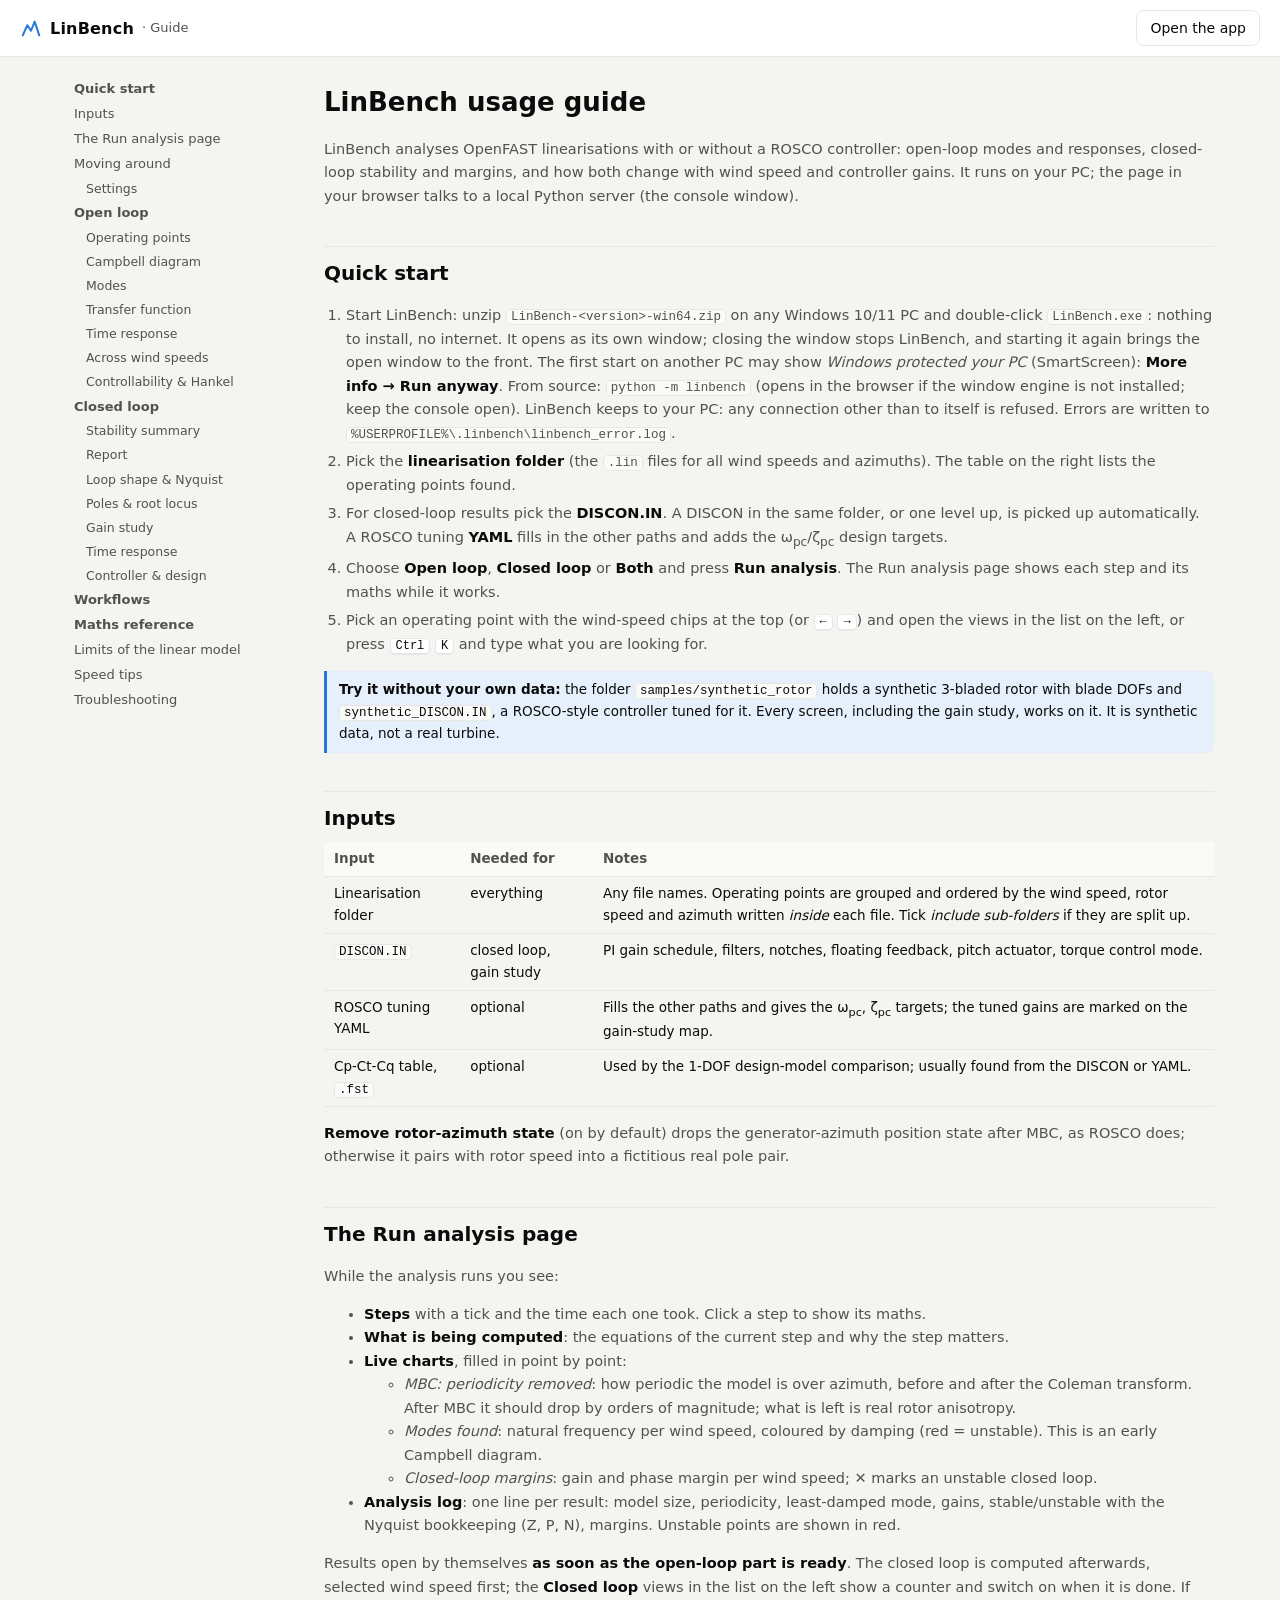
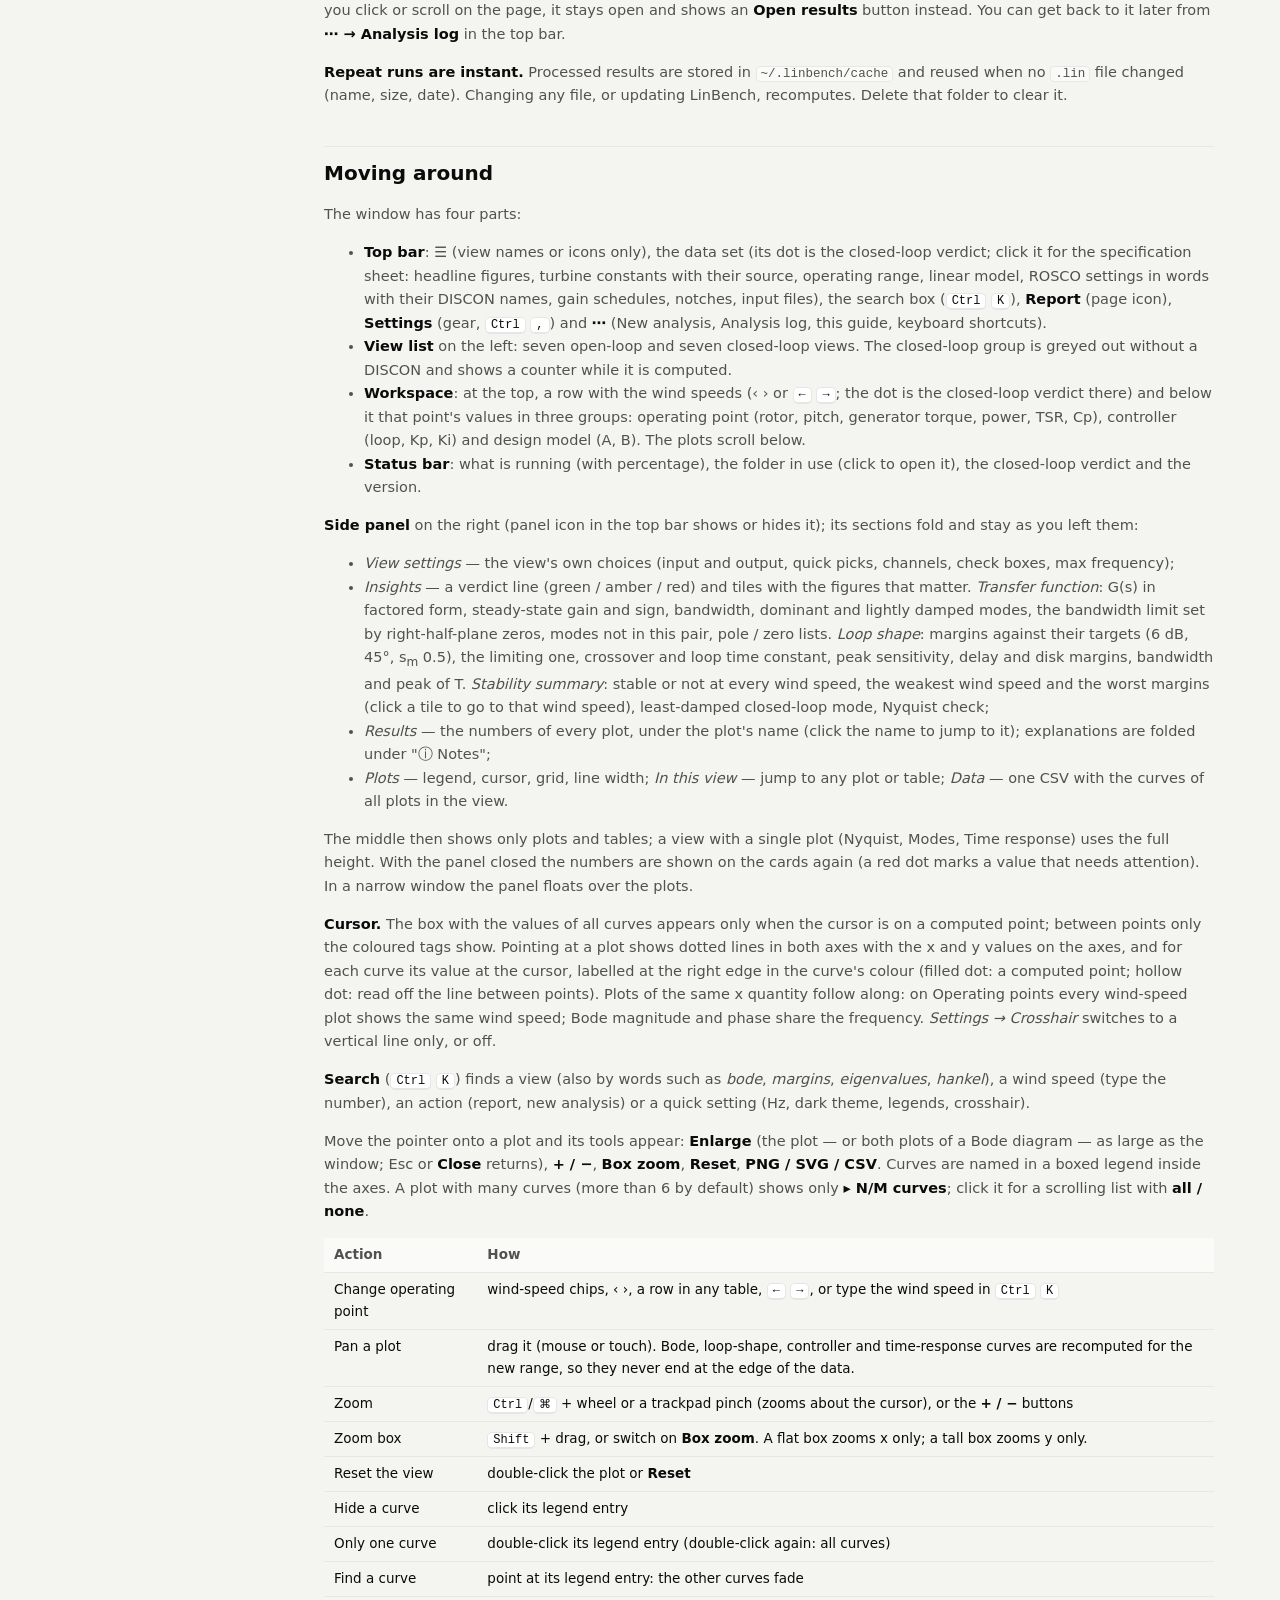
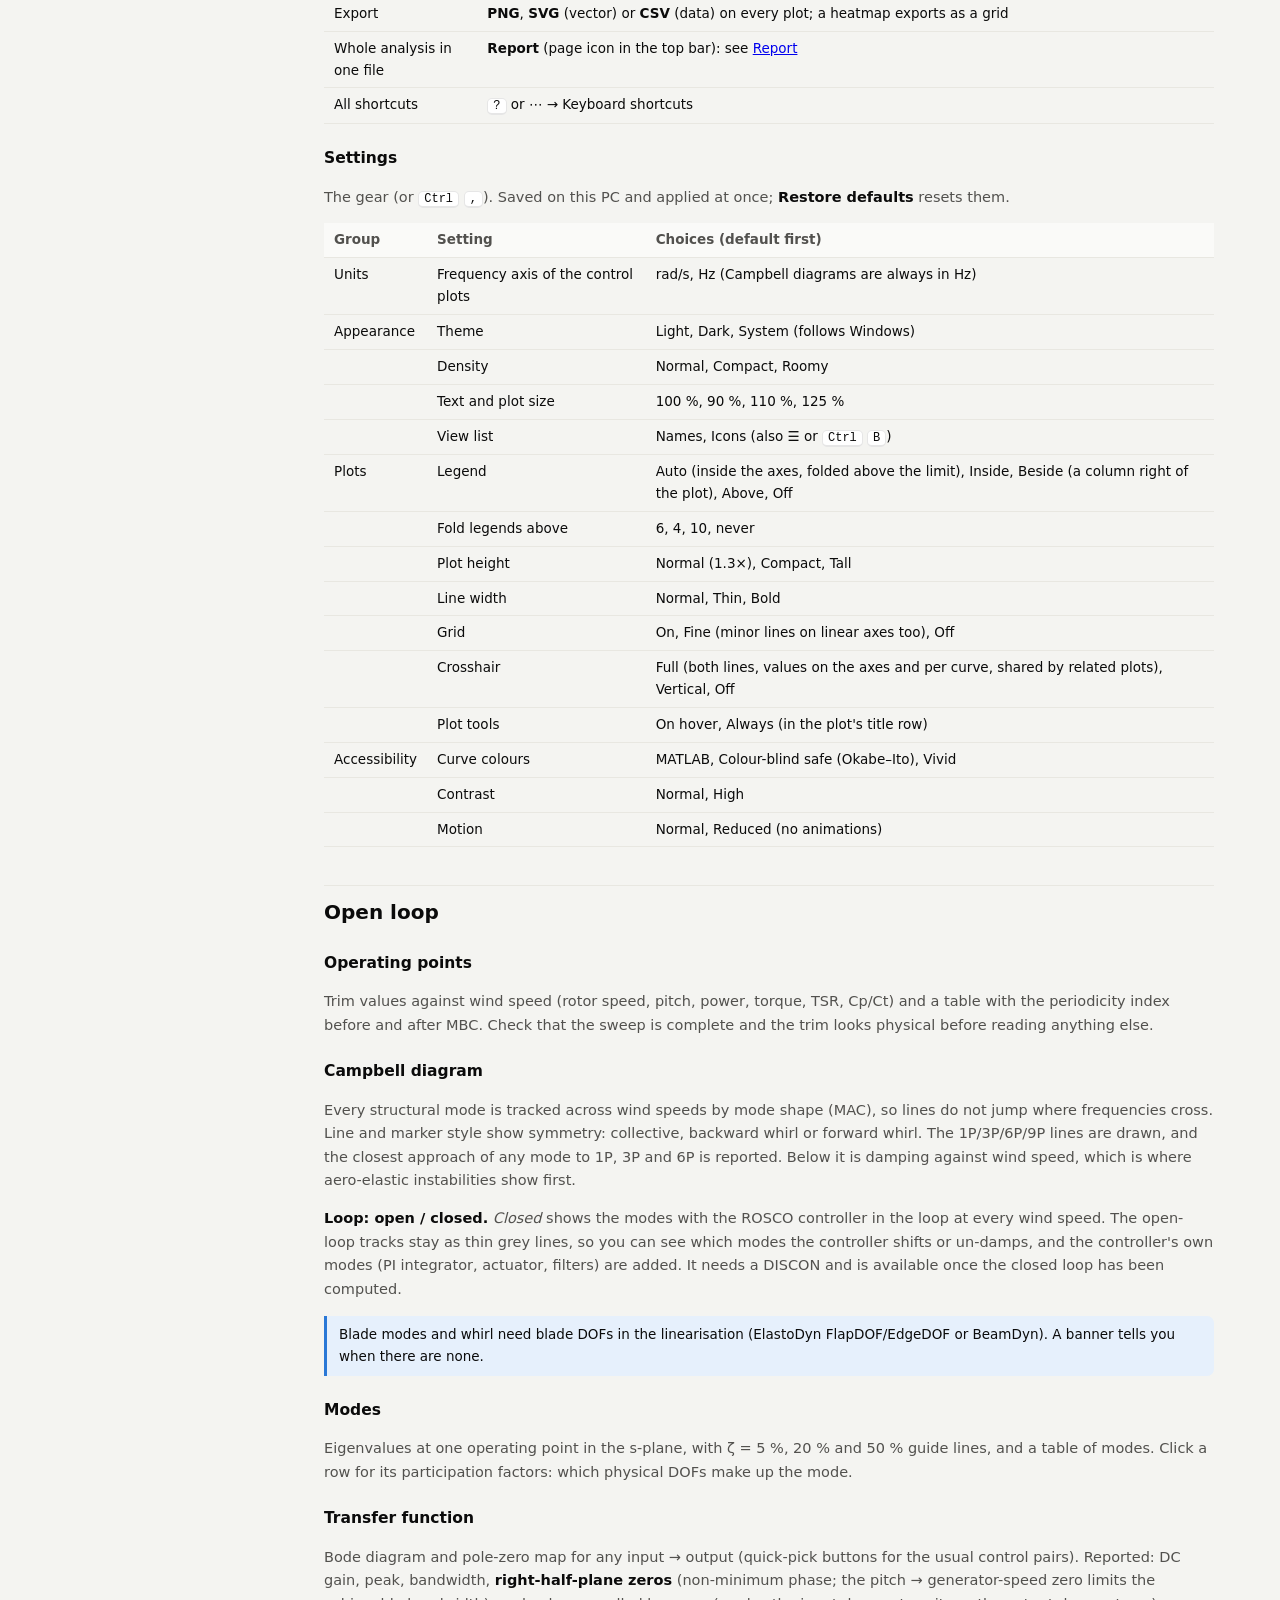
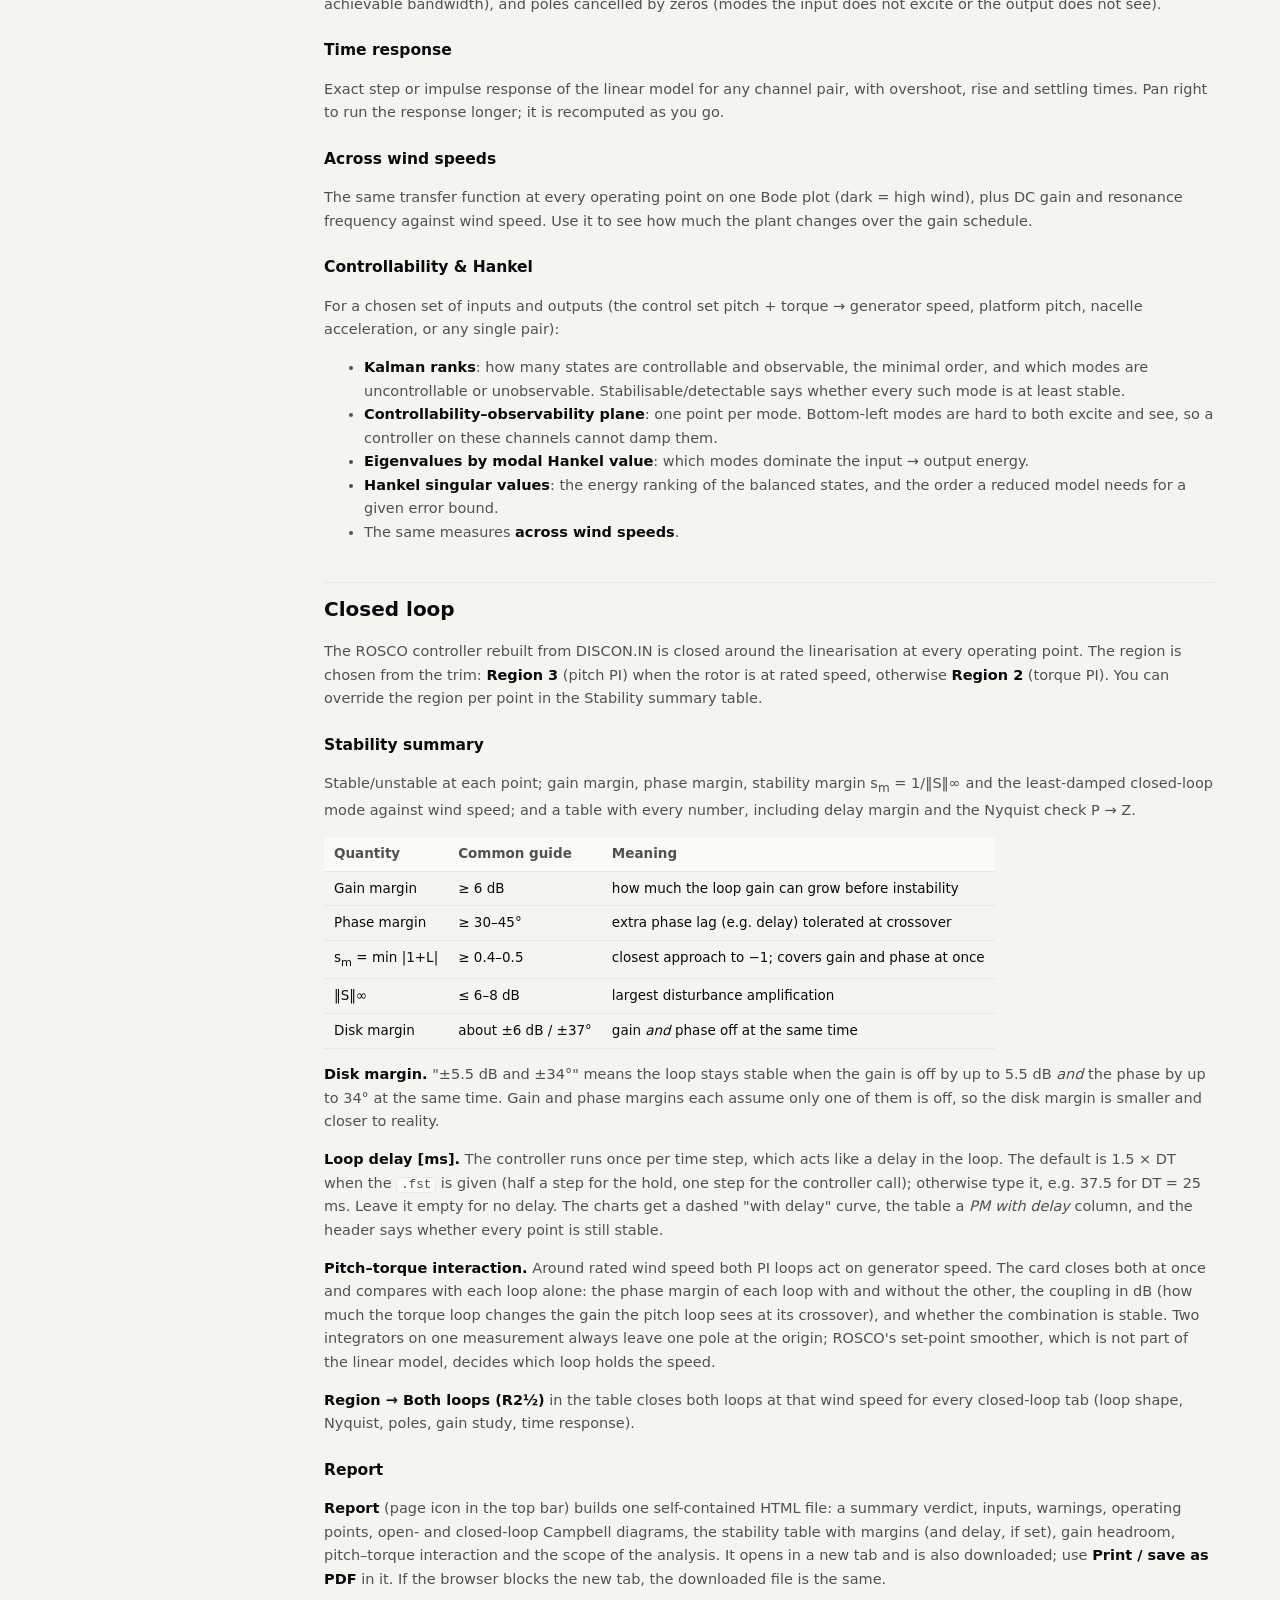
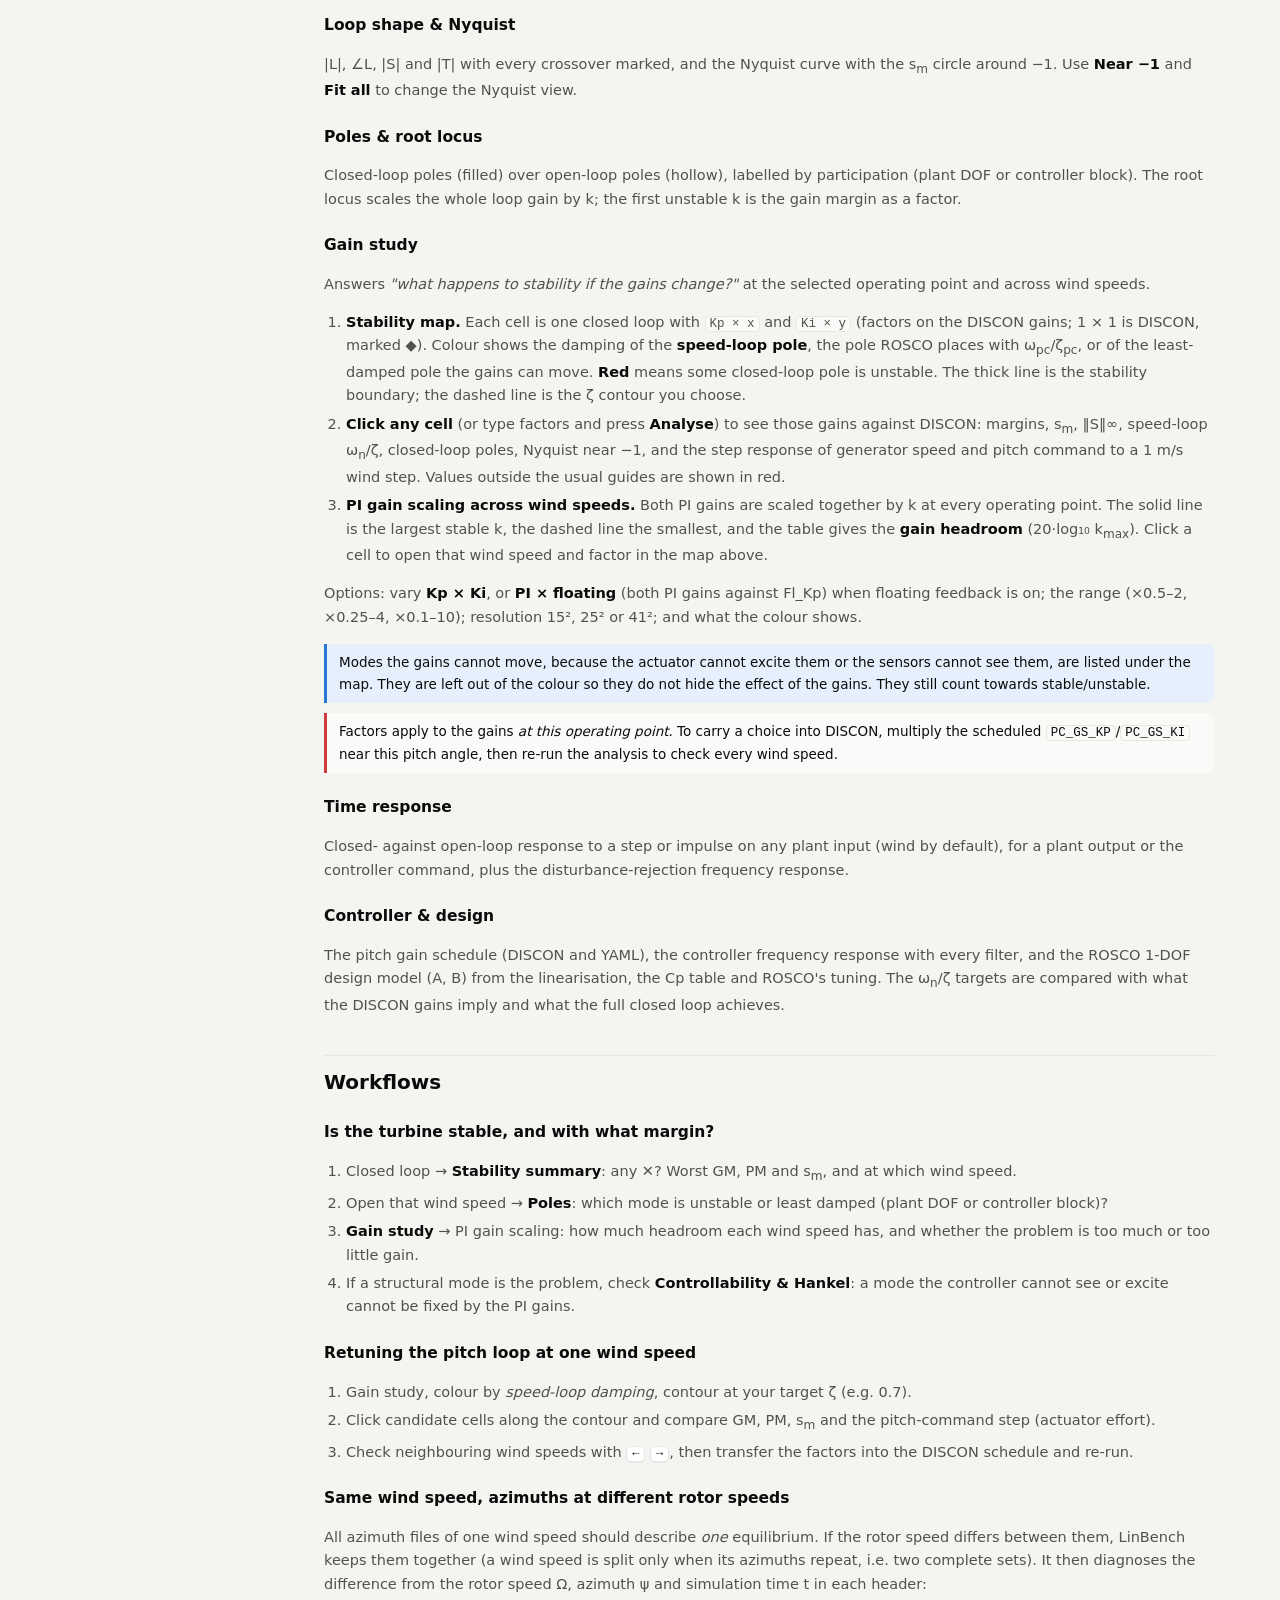
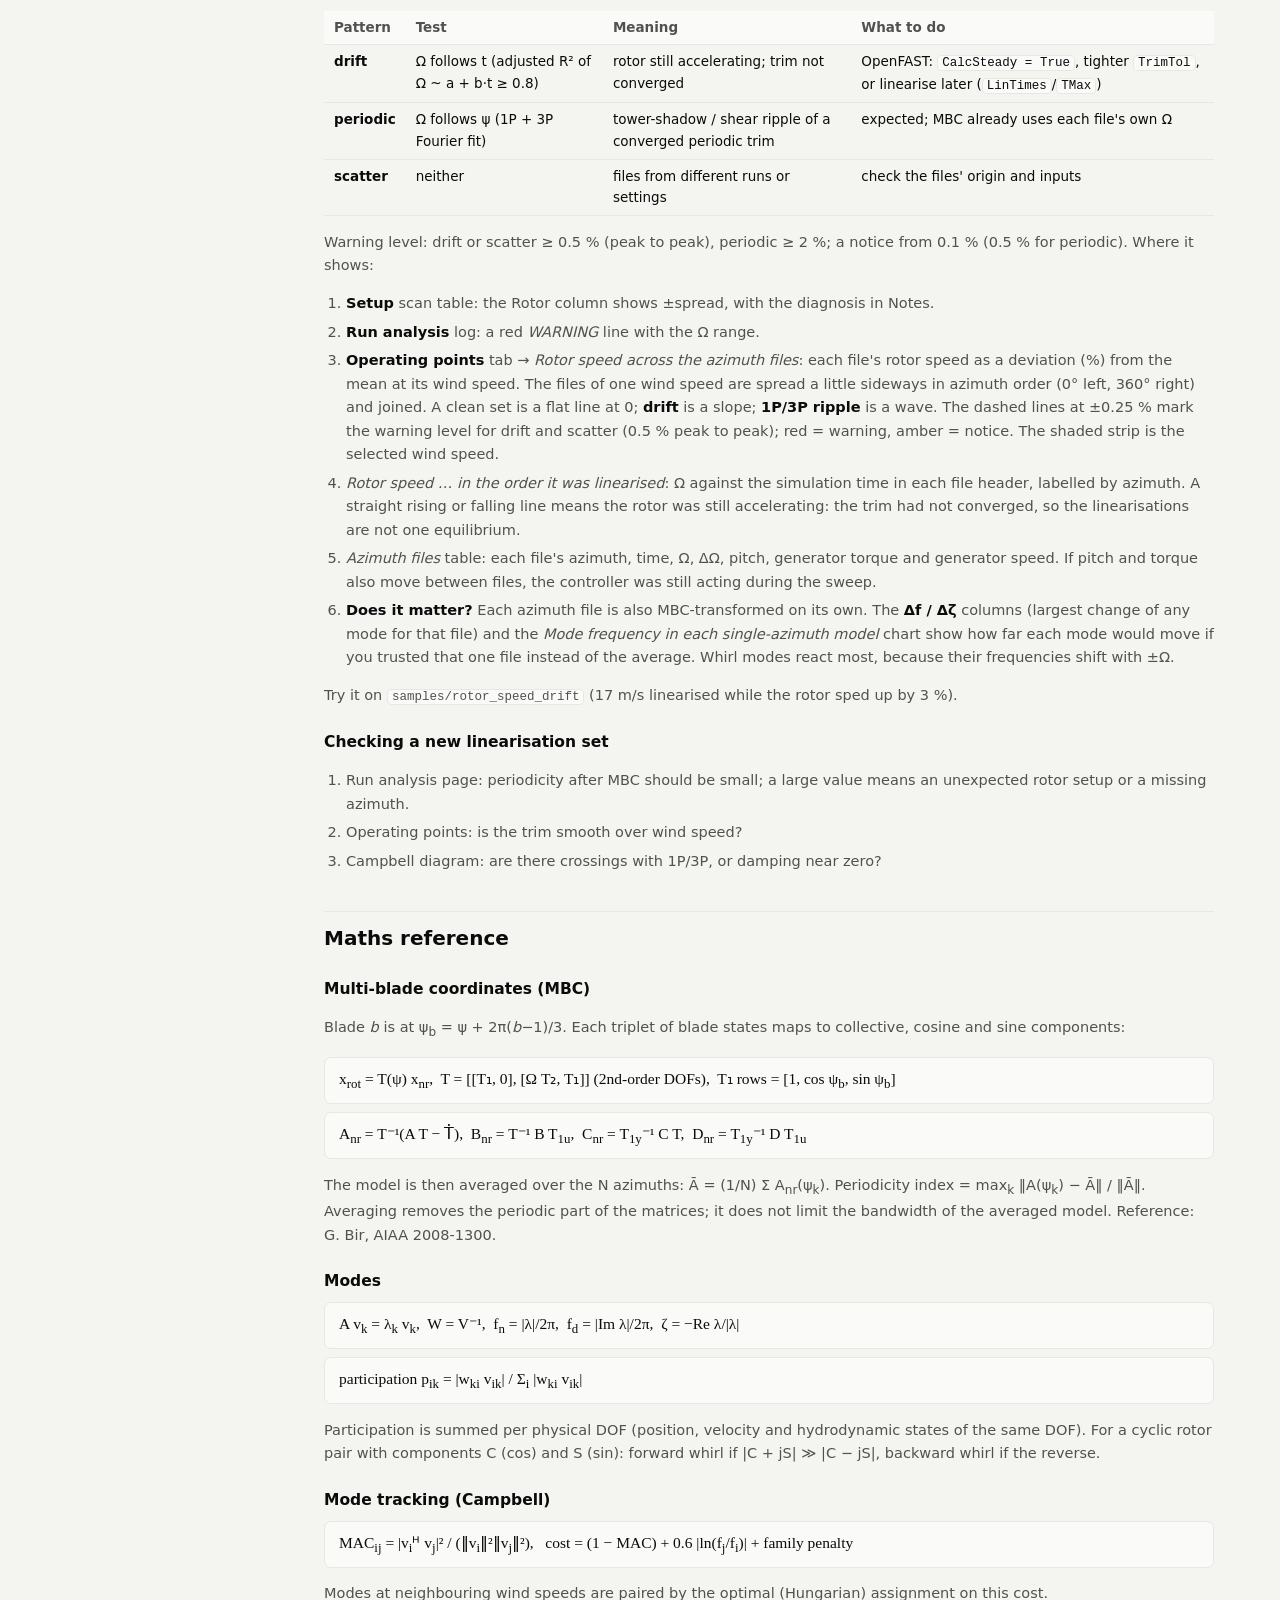
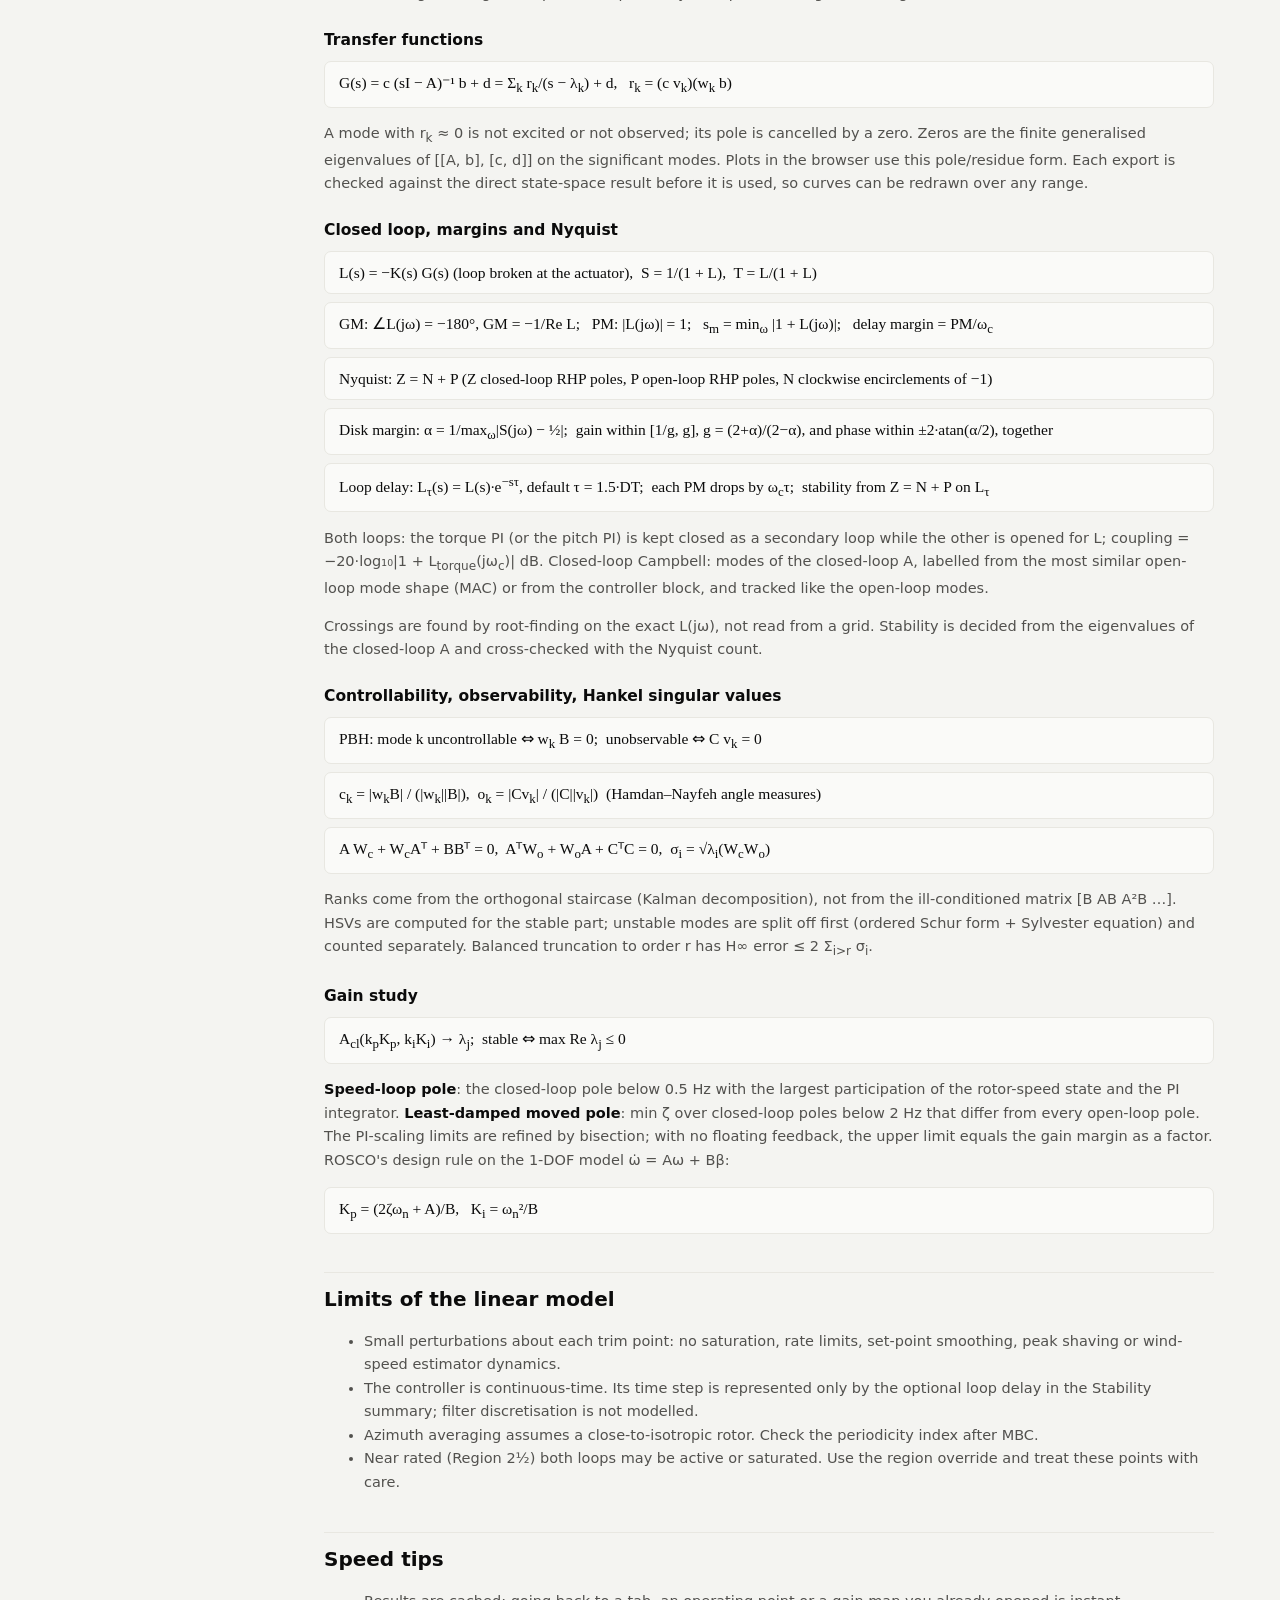
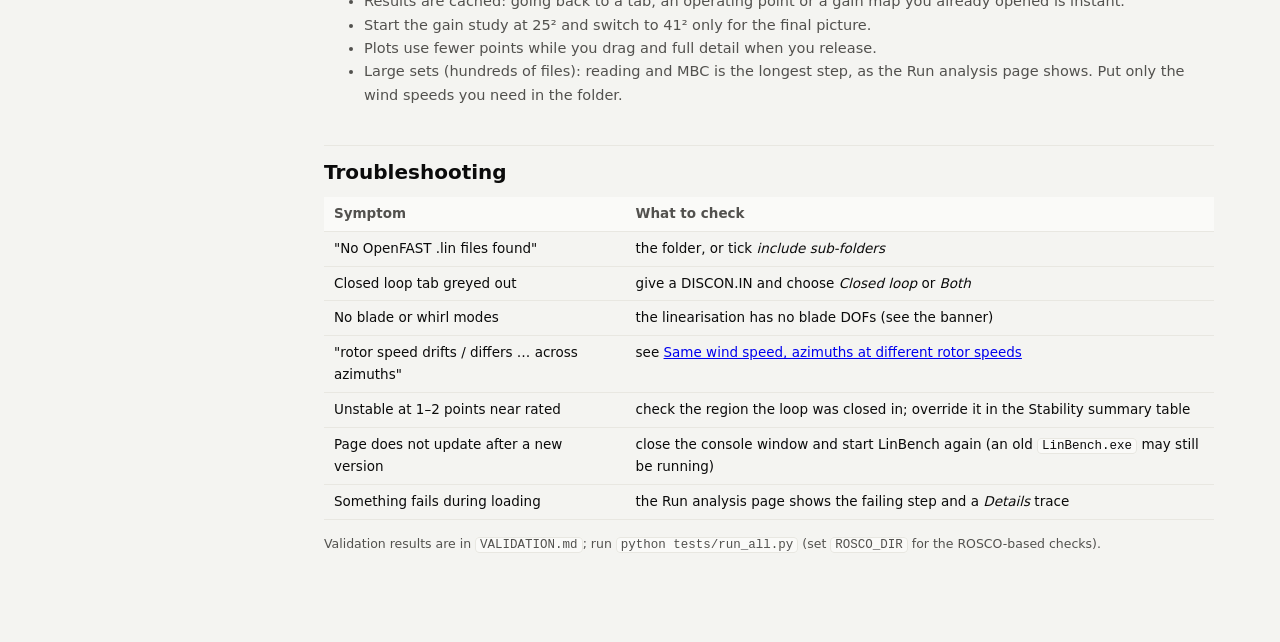
<file: Backend/linbench/web/guide.html>
<!doctype html>
<html lang="en">
<head>
<meta charset="utf-8">
<meta name="viewport" content="width=device-width, initial-scale=1">
<title>LinBench Guide</title>
<link rel="icon" href="data:image/svg+xml,%3Csvg xmlns=%22http://www.w3.org/2000/svg%22 viewBox=%220 0 24 24%22%3E%3Cpath d=%22M3 20 L8 9 L12 15 L16 5 L21 20%22 fill=%22none%22 stroke=%22%232a78d6%22 stroke-width=%222.5%22/%3E%3C/svg%3E">
<link rel="stylesheet" href="app.css">
<script>
  // the theme chosen in LinBench's Settings
  try { const p = JSON.parse(localStorage.getItem('lb.prefs') || '{}'); const d = document.documentElement.dataset;
    d.theme = p.theme === 'dark' || (p.theme === 'system' && matchMedia('(prefers-color-scheme: dark)').matches) ? 'dark' : 'light';
    if (p.contrast) d.contrast = p.contrast; } catch (e) { /* light */ }
</script>
<style>
  .top { position: sticky; top: 0; z-index: 20; display: flex; align-items: center; justify-content: space-between; gap: 12px; padding: 10px 20px; }
  .brand .sub { color: var(--ink2); font-size: 13px; }
  .guide { display: grid; grid-template-columns: 230px minmax(0, 1fr); gap: 28px; max-width: 1180px; margin: 0 auto; padding: 20px 16px 80px; }
  .toc { position: sticky; top: 16px; align-self: start; font-size: 13px; max-height: calc(100vh - 32px); overflow: auto; }
  .toc a { display: block; color: var(--ink2); text-decoration: none; padding: 3px 8px; border-radius: 6px; }
  .toc a:hover { background: var(--surface); color: var(--ink); }
  .toc .sub { padding-left: 20px; font-size: 12.5px; }
  main.doc { margin: 0; padding: 0; max-width: none; }
  .doc { font-size: 14.5px; line-height: 1.62; color: var(--ink); min-width: 0; }
  .doc h1 { font-size: 26px; margin: 4px 0 6px; }
  .doc h2 { font-size: 20px; margin: 38px 0 8px; padding-top: 10px; border-top: 1px solid var(--grid); }
  .doc h3 { font-size: 15.5px; margin: 22px 0 4px; }
  .doc p, .doc li { color: var(--ink2); }
  .doc b, .doc strong { color: var(--ink); }
  .doc code { font-family: ui-monospace, Consolas, monospace; font-size: 12.5px; background: var(--surface); border: 1px solid var(--grid); border-radius: 4px; padding: 0 4px; }
  .doc .eq { font-family: 'Cambria Math', 'STIX Two Math', 'Times New Roman', serif; font-size: 15.5px; background: var(--surface); border: 1px solid var(--grid); border-radius: 7px; padding: 8px 14px; margin: 8px 0; overflow-x: auto; white-space: nowrap; color: var(--ink); }
  .doc table { border-collapse: collapse; margin: 8px 0 14px; font-size: 13.5px; width: 100%; }
  .doc th, .doc td { text-align: left; padding: 6px 10px; border-bottom: 1px solid var(--grid); vertical-align: top; }
  .doc th { color: var(--ink2); font-weight: 600; background: var(--surface); }
  .doc .tip { border-left: 3px solid var(--accent); background: var(--accent-soft); padding: 8px 12px; border-radius: 0 7px 7px 0; margin: 10px 0; font-size: 13.5px; }
  .doc .warn { border-left: 3px solid var(--crit); padding: 8px 12px; background: var(--surface); border-radius: 0 7px 7px 0; margin: 10px 0; font-size: 13.5px; }
  .doc ol.steps-g { padding-left: 22px; }
  .doc ol.steps-g li { margin: 5px 0; }
  .kbd { font-family: ui-monospace, Consolas, monospace; font-size: 12px; border: 1px solid var(--border); border-bottom-width: 2px; border-radius: 5px; padding: 0 5px; background: var(--card); color: var(--ink); }
  .doc table { display: block; overflow-x: auto; }
  @media (max-width: 860px) { .guide { grid-template-columns: minmax(0, 1fr); } .toc { position: static; max-height: none; } }
</style>
</head>
<body>
<header class="top">
  <div class="brand">
    <svg width="22" height="22" viewBox="0 0 24 24" aria-hidden="true"><path d="M3 20 L8 9 L12 15 L16 5 L21 20" fill="none" stroke="currentColor" stroke-width="2.2" stroke-linejoin="round" stroke-linecap="round"/></svg>
    <span class="name">LinBench</span><span class="sub">· Guide</span>
  </div>
  <div class="top-r"><a class="btn ghost" href="/">Open the app</a></div>
</header>

<div class="guide">
<nav class="toc">
  <a href="#start"><b>Quick start</b></a>
  <a href="#inputs">Inputs</a>
  <a href="#run">The Run analysis page</a>
  <a href="#navigate">Moving around</a>
  <a class="sub" href="#settings">Settings</a>
  <a href="#open"><b>Open loop</b></a>
  <a class="sub" href="#ol-points">Operating points</a>
  <a class="sub" href="#ol-campbell">Campbell diagram</a>
  <a class="sub" href="#ol-modes">Modes</a>
  <a class="sub" href="#ol-tf">Transfer function</a>
  <a class="sub" href="#ol-time">Time response</a>
  <a class="sub" href="#ol-sweep">Across wind speeds</a>
  <a class="sub" href="#ol-struct">Controllability &amp; Hankel</a>
  <a href="#closed"><b>Closed loop</b></a>
  <a class="sub" href="#cl-summary">Stability summary</a>
  <a class="sub" href="#cl-report">Report</a>
  <a class="sub" href="#cl-loop">Loop shape &amp; Nyquist</a>
  <a class="sub" href="#cl-poles">Poles &amp; root locus</a>
  <a class="sub" href="#cl-gains">Gain study</a>
  <a class="sub" href="#cl-time">Time response</a>
  <a class="sub" href="#cl-ctrl">Controller &amp; design</a>
  <a href="#workflows"><b>Workflows</b></a>
  <a href="#maths"><b>Maths reference</b></a>
  <a href="#limits">Limits of the linear model</a>
  <a href="#speed">Speed tips</a>
  <a href="#trouble">Troubleshooting</a>
</nav>

<main class="doc">
<h1>LinBench usage guide</h1>
<p>LinBench analyses OpenFAST linearisations with or without a ROSCO controller: open-loop modes and responses, closed-loop stability and margins, and how both change with wind speed and controller gains. It runs on your PC; the page in your browser talks to a local Python server (the console window).</p>

<h2 id="start">Quick start</h2>
<ol class="steps-g">
  <li>Start LinBench: unzip <code>LinBench-&lt;version&gt;-win64.zip</code> on any Windows 10/11 PC and double-click <code>LinBench.exe</code>: nothing to install, no internet. It opens as its own window; closing the window stops LinBench, and starting it again brings the open window to the front. The first start on another PC may show <i>Windows protected your PC</i> (SmartScreen): <b>More info → Run anyway</b>. From source: <code>python -m linbench</code> (opens in the browser if the window engine is not installed; keep the console open). LinBench keeps to your PC: any connection other than to itself is refused. Errors are written to <code>%USERPROFILE%\.linbench\linbench_error.log</code>.</li>
  <li>Pick the <b>linearisation folder</b> (the <code>.lin</code> files for all wind speeds and azimuths). The table on the right lists the operating points found.</li>
  <li>For closed-loop results pick the <b>DISCON.IN</b>. A DISCON in the same folder, or one level up, is picked up automatically. A ROSCO tuning <b>YAML</b> fills in the other paths and adds the ω<sub>pc</sub>/ζ<sub>pc</sub> design targets.</li>
  <li>Choose <b>Open loop</b>, <b>Closed loop</b> or <b>Both</b> and press <b>Run analysis</b>. The Run analysis page shows each step and its maths while it works.</li>
  <li>Pick an operating point with the wind-speed chips at the top (or <span class="kbd">←</span> <span class="kbd">→</span>) and open the views in the list on the left, or press <span class="kbd">Ctrl</span> <span class="kbd">K</span> and type what you are looking for.</li>
</ol>
<div class="tip"><b>Try it without your own data:</b> the folder <code>samples/synthetic_rotor</code> holds a synthetic 3-bladed rotor with blade DOFs and <code>synthetic_DISCON.IN</code>, a ROSCO-style controller tuned for it. Every screen, including the gain study, works on it. It is synthetic data, not a real turbine.</div>

<h2 id="inputs">Inputs</h2>
<table>
  <tr><th>Input</th><th>Needed for</th><th>Notes</th></tr>
  <tr><td>Linearisation folder</td><td>everything</td><td>Any file names. Operating points are grouped and ordered by the wind speed, rotor speed and azimuth written <i>inside</i> each file. Tick <i>include sub-folders</i> if they are split up.</td></tr>
  <tr><td><code>DISCON.IN</code></td><td>closed loop, gain study</td><td>PI gain schedule, filters, notches, floating feedback, pitch actuator, torque control mode.</td></tr>
  <tr><td>ROSCO tuning YAML</td><td>optional</td><td>Fills the other paths and gives the ω<sub>pc</sub>, ζ<sub>pc</sub> targets; the tuned gains are marked on the gain-study map.</td></tr>
  <tr><td>Cp-Ct-Cq table, <code>.fst</code></td><td>optional</td><td>Used by the 1-DOF design-model comparison; usually found from the DISCON or YAML.</td></tr>
</table>
<p><b>Remove rotor-azimuth state</b> (on by default) drops the generator-azimuth position state after MBC, as ROSCO does; otherwise it pairs with rotor speed into a fictitious real pole pair.</p>

<h2 id="run">The Run analysis page</h2>
<p>While the analysis runs you see:</p>
<ul>
  <li><b>Steps</b> with a tick and the time each one took. Click a step to show its maths.</li>
  <li><b>What is being computed</b>: the equations of the current step and why the step matters.</li>
  <li><b>Live charts</b>, filled in point by point:
    <ul>
      <li><i>MBC: periodicity removed</i>: how periodic the model is over azimuth, before and after the Coleman transform. After MBC it should drop by orders of magnitude; what is left is real rotor anisotropy.</li>
      <li><i>Modes found</i>: natural frequency per wind speed, coloured by damping (red = unstable). This is an early Campbell diagram.</li>
      <li><i>Closed-loop margins</i>: gain and phase margin per wind speed; ✕ marks an unstable closed loop.</li>
    </ul></li>
  <li><b>Analysis log</b>: one line per result: model size, periodicity, least-damped mode, gains, stable/unstable with the Nyquist bookkeeping (Z, P, N), margins. Unstable points are shown in red.</li>
</ul>
<p>Results open by themselves <b>as soon as the open-loop part is ready</b>. The closed loop is computed afterwards, selected wind speed first; the <b>Closed loop</b> views in the list on the left show a counter and switch on when it is done. If you click or scroll on the page, it stays open and shows an <b>Open results</b> button instead. You can get back to it later from <b>⋯ → Analysis log</b> in the top bar.</p>
<p><b>Repeat runs are instant.</b> Processed results are stored in <code>~/.linbench/cache</code> and reused when no <code>.lin</code> file changed (name, size, date). Changing any file, or updating LinBench, recomputes. Delete that folder to clear it.</p>

<h2 id="navigate">Moving around</h2>
<p>The window has four parts:</p>
<ul>
  <li><b>Top bar</b>: ☰ (view names or icons only), the data set (its dot is the closed-loop verdict; click it for the specification sheet: headline figures, turbine constants with their source, operating range, linear model, ROSCO settings in words with their DISCON names, gain schedules, notches, input files), the search box (<span class="kbd">Ctrl</span> <span class="kbd">K</span>), <b>Report</b> (page icon), <b>Settings</b> (gear, <span class="kbd">Ctrl</span> <span class="kbd">,</span>) and <b>⋯</b> (New analysis, Analysis log, this guide, keyboard shortcuts).</li>
  <li><b>View list</b> on the left: seven open-loop and seven closed-loop views. The closed-loop group is greyed out without a DISCON and shows a counter while it is computed.</li>
  <li><b>Workspace</b>: at the top, a row with the wind speeds (‹ › or <span class="kbd">←</span> <span class="kbd">→</span>; the dot is the closed-loop verdict there) and below it that point's values in three groups: operating point (rotor, pitch, generator torque, power, TSR, Cp), controller (loop, Kp, Ki) and design model (A, B). The plots scroll below.</li>
  <li><b>Status bar</b>: what is running (with percentage), the folder in use (click to open it), the closed-loop verdict and the version.</li>
</ul>
<p><b>Side panel</b> on the right (panel icon in the top bar shows or hides it); its sections fold and stay as you left them:</p>
<ul>
  <li><i>View settings</i> — the view's own choices (input and output, quick picks, channels, check boxes, max frequency);</li>
  <li><i>Insights</i> — a verdict line (green / amber / red) and tiles with the figures that matter. <i>Transfer function</i>: G(s) in factored form, steady-state gain and sign, bandwidth, dominant and lightly damped modes, the bandwidth limit set by right-half-plane zeros, modes not in this pair, pole / zero lists. <i>Loop shape</i>: margins against their targets (6 dB, 45°, s<sub>m</sub> 0.5), the limiting one, crossover and loop time constant, peak sensitivity, delay and disk margins, bandwidth and peak of T. <i>Stability summary</i>: stable or not at every wind speed, the weakest wind speed and the worst margins (click a tile to go to that wind speed), least-damped closed-loop mode, Nyquist check;</li>
  <li><i>Results</i> — the numbers of every plot, under the plot's name (click the name to jump to it); explanations are folded under "ⓘ Notes";</li>
  <li><i>Plots</i> — legend, cursor, grid, line width; <i>In this view</i> — jump to any plot or table; <i>Data</i> — one CSV with the curves of all plots in the view.</li>
</ul>
<p>The middle then shows only plots and tables; a view with a single plot (Nyquist, Modes, Time response) uses the full height. With the panel closed the numbers are shown on the cards again (a red dot marks a value that needs attention). In a narrow window the panel floats over the plots.</p>
<p><b>Cursor.</b> The box with the values of all curves appears only when the cursor is on a computed point; between points only the coloured tags show. Pointing at a plot shows dotted lines in both axes with the x and y values on the axes, and for each curve its value at the cursor, labelled at the right edge in the curve's colour (filled dot: a computed point; hollow dot: read off the line between points). Plots of the same x quantity follow along: on Operating points every wind-speed plot shows the same wind speed; Bode magnitude and phase share the frequency. <i>Settings → Crosshair</i> switches to a vertical line only, or off.</p>
<p><b>Search</b> (<span class="kbd">Ctrl</span> <span class="kbd">K</span>) finds a view (also by words such as <i>bode</i>, <i>margins</i>, <i>eigenvalues</i>, <i>hankel</i>), a wind speed (type the number), an action (report, new analysis) or a quick setting (Hz, dark theme, legends, crosshair).</p>
<p>Move the pointer onto a plot and its tools appear: <b>Enlarge</b> (the plot — or both plots of a Bode diagram — as large as the window; Esc or <b>Close</b> returns), <b>+ / −</b>, <b>Box zoom</b>, <b>Reset</b>, <b>PNG / SVG / CSV</b>. Curves are named in a boxed legend inside the axes. A plot with many curves (more than 6 by default) shows only <b>▸ N/M curves</b>; click it for a scrolling list with <b>all / none</b>.</p>
<table>
  <tr><th>Action</th><th>How</th></tr>
  <tr><td>Change operating point</td><td>wind-speed chips, ‹ ›, a row in any table, <span class="kbd">←</span> <span class="kbd">→</span>, or type the wind speed in <span class="kbd">Ctrl</span> <span class="kbd">K</span></td></tr>
  <tr><td>Pan a plot</td><td>drag it (mouse or touch). Bode, loop-shape, controller and time-response curves are recomputed for the new range, so they never end at the edge of the data.</td></tr>
  <tr><td>Zoom</td><td><span class="kbd">Ctrl</span>/<span class="kbd">⌘</span> + wheel or a trackpad pinch (zooms about the cursor), or the <b>+ / −</b> buttons</td></tr>
  <tr><td>Zoom box</td><td><span class="kbd">Shift</span> + drag, or switch on <b>Box zoom</b>. A flat box zooms x only; a tall box zooms y only.</td></tr>
  <tr><td>Reset the view</td><td>double-click the plot or <b>Reset</b></td></tr>
  <tr><td>Hide a curve</td><td>click its legend entry</td></tr>
  <tr><td>Only one curve</td><td>double-click its legend entry (double-click again: all curves)</td></tr>
  <tr><td>Find a curve</td><td>point at its legend entry: the other curves fade</td></tr>
  <tr><td>Export</td><td><b>PNG</b>, <b>SVG</b> (vector) or <b>CSV</b> (data) on every plot; a heatmap exports as a grid</td></tr>
  <tr><td>Whole analysis in one file</td><td><b>Report</b> (page icon in the top bar): see <a href="#cl-report">Report</a></td></tr>
  <tr><td>All shortcuts</td><td><span class="kbd">?</span> or ⋯ → Keyboard shortcuts</td></tr>
</table>
<h3 id="settings">Settings</h3>
<p>The gear (or <span class="kbd">Ctrl</span> <span class="kbd">,</span>). Saved on this PC and applied at once; <b>Restore defaults</b> resets them.</p>
<table>
  <tr><th>Group</th><th>Setting</th><th>Choices (default first)</th></tr>
  <tr><td>Units</td><td>Frequency axis of the control plots</td><td>rad/s, Hz (Campbell diagrams are always in Hz)</td></tr>
  <tr><td>Appearance</td><td>Theme</td><td>Light, Dark, System (follows Windows)</td></tr>
  <tr><td></td><td>Density</td><td>Normal, Compact, Roomy</td></tr>
  <tr><td></td><td>Text and plot size</td><td>100 %, 90 %, 110 %, 125 %</td></tr>
  <tr><td></td><td>View list</td><td>Names, Icons (also ☰ or <span class="kbd">Ctrl</span> <span class="kbd">B</span>)</td></tr>
  <tr><td>Plots</td><td>Legend</td><td>Auto (inside the axes, folded above the limit), Inside, Beside (a column right of the plot), Above, Off</td></tr>
  <tr><td></td><td>Fold legends above</td><td>6, 4, 10, never</td></tr>
  <tr><td></td><td>Plot height</td><td>Normal (1.3×), Compact, Tall</td></tr>
  <tr><td></td><td>Line width</td><td>Normal, Thin, Bold</td></tr>
  <tr><td></td><td>Grid</td><td>On, Fine (minor lines on linear axes too), Off</td></tr>
  <tr><td></td><td>Crosshair</td><td>Full (both lines, values on the axes and per curve, shared by related plots), Vertical, Off</td></tr>
  <tr><td></td><td>Plot tools</td><td>On hover, Always (in the plot's title row)</td></tr>
  <tr><td>Accessibility</td><td>Curve colours</td><td>MATLAB, Colour-blind safe (Okabe–Ito), Vivid</td></tr>
  <tr><td></td><td>Contrast</td><td>Normal, High</td></tr>
  <tr><td></td><td>Motion</td><td>Normal, Reduced (no animations)</td></tr>
</table>

<h2 id="open">Open loop</h2>
<h3 id="ol-points">Operating points</h3>
<p>Trim values against wind speed (rotor speed, pitch, power, torque, TSR, Cp/Ct) and a table with the periodicity index before and after MBC. Check that the sweep is complete and the trim looks physical before reading anything else.</p>
<h3 id="ol-campbell">Campbell diagram</h3>
<p>Every structural mode is tracked across wind speeds by mode shape (MAC), so lines do not jump where frequencies cross. Line and marker style show symmetry: collective, backward whirl or forward whirl. The 1P/3P/6P/9P lines are drawn, and the closest approach of any mode to 1P, 3P and 6P is reported. Below it is damping against wind speed, which is where aero-elastic instabilities show first.</p>
<p><b>Loop: open / closed.</b> <i>Closed</i> shows the modes with the ROSCO controller in the loop at every wind speed. The open-loop tracks stay as thin grey lines, so you can see which modes the controller shifts or un-damps, and the controller's own modes (PI integrator, actuator, filters) are added. It needs a DISCON and is available once the closed loop has been computed.</p>
<div class="tip">Blade modes and whirl need blade DOFs in the linearisation (ElastoDyn FlapDOF/EdgeDOF or BeamDyn). A banner tells you when there are none.</div>
<h3 id="ol-modes">Modes</h3>
<p>Eigenvalues at one operating point in the s-plane, with ζ = 5 %, 20 % and 50 % guide lines, and a table of modes. Click a row for its participation factors: which physical DOFs make up the mode.</p>
<h3 id="ol-tf">Transfer function</h3>
<p>Bode diagram and pole-zero map for any input → output (quick-pick buttons for the usual control pairs). Reported: DC gain, peak, bandwidth, <b>right-half-plane zeros</b> (non-minimum phase; the pitch → generator-speed zero limits the achievable bandwidth), and poles cancelled by zeros (modes the input does not excite or the output does not see).</p>
<h3 id="ol-time">Time response</h3>
<p>Exact step or impulse response of the linear model for any channel pair, with overshoot, rise and settling times. Pan right to run the response longer; it is recomputed as you go.</p>
<h3 id="ol-sweep">Across wind speeds</h3>
<p>The same transfer function at every operating point on one Bode plot (dark = high wind), plus DC gain and resonance frequency against wind speed. Use it to see how much the plant changes over the gain schedule.</p>
<h3 id="ol-struct">Controllability &amp; Hankel</h3>
<p>For a chosen set of inputs and outputs (the control set pitch + torque → generator speed, platform pitch, nacelle acceleration, or any single pair):</p>
<ul>
  <li><b>Kalman ranks</b>: how many states are controllable and observable, the minimal order, and which modes are uncontrollable or unobservable. Stabilisable/detectable says whether every such mode is at least stable.</li>
  <li><b>Controllability–observability plane</b>: one point per mode. Bottom-left modes are hard to both excite and see, so a controller on these channels cannot damp them.</li>
  <li><b>Eigenvalues by modal Hankel value</b>: which modes dominate the input → output energy.</li>
  <li><b>Hankel singular values</b>: the energy ranking of the balanced states, and the order a reduced model needs for a given error bound.</li>
  <li>The same measures <b>across wind speeds</b>.</li>
</ul>

<h2 id="closed">Closed loop</h2>
<p>The ROSCO controller rebuilt from DISCON.IN is closed around the linearisation at every operating point. The region is chosen from the trim: <b>Region 3</b> (pitch PI) when the rotor is at rated speed, otherwise <b>Region 2</b> (torque PI). You can override the region per point in the Stability summary table.</p>
<h3 id="cl-summary">Stability summary</h3>
<p>Stable/unstable at each point; gain margin, phase margin, stability margin s<sub>m</sub> = 1/‖S‖∞ and the least-damped closed-loop mode against wind speed; and a table with every number, including delay margin and the Nyquist check P → Z.</p>
<table>
  <tr><th>Quantity</th><th>Common guide</th><th>Meaning</th></tr>
  <tr><td>Gain margin</td><td>≥ 6 dB</td><td>how much the loop gain can grow before instability</td></tr>
  <tr><td>Phase margin</td><td>≥ 30–45°</td><td>extra phase lag (e.g. delay) tolerated at crossover</td></tr>
  <tr><td>s<sub>m</sub> = min |1+L|</td><td>≥ 0.4–0.5</td><td>closest approach to −1; covers gain and phase at once</td></tr>
  <tr><td>‖S‖∞</td><td>≤ 6–8 dB</td><td>largest disturbance amplification</td></tr>
  <tr><td>Disk margin</td><td>about ±6 dB / ±37°</td><td>gain <i>and</i> phase off at the same time</td></tr>
</table>
<p><b>Disk margin.</b> "±5.5 dB and ±34°" means the loop stays stable when the gain is off by up to 5.5 dB <i>and</i> the phase by up to 34° at the same time. Gain and phase margins each assume only one of them is off, so the disk margin is smaller and closer to reality.</p>
<p><b>Loop delay [ms].</b> The controller runs once per time step, which acts like a delay in the loop. The default is 1.5 × DT when the <code>.fst</code> is given (half a step for the hold, one step for the controller call); otherwise type it, e.g. 37.5 for DT = 25 ms. Leave it empty for no delay. The charts get a dashed "with delay" curve, the table a <i>PM with delay</i> column, and the header says whether every point is still stable.</p>
<p><b>Pitch–torque interaction.</b> Around rated wind speed both PI loops act on generator speed. The card closes both at once and compares with each loop alone: the phase margin of each loop with and without the other, the coupling in dB (how much the torque loop changes the gain the pitch loop sees at its crossover), and whether the combination is stable. Two integrators on one measurement always leave one pole at the origin; ROSCO's set-point smoother, which is not part of the linear model, decides which loop holds the speed.</p>
<p><b>Region → Both loops (R2½)</b> in the table closes both loops at that wind speed for every closed-loop tab (loop shape, Nyquist, poles, gain study, time response).</p>
<h3 id="cl-report">Report</h3>
<p><b>Report</b> (page icon in the top bar) builds one self-contained HTML file: a summary verdict, inputs, warnings, operating points, open- and closed-loop Campbell diagrams, the stability table with margins (and delay, if set), gain headroom, pitch–torque interaction and the scope of the analysis. It opens in a new tab and is also downloaded; use <b>Print / save as PDF</b> in it. If the browser blocks the new tab, the downloaded file is the same.</p>
<h3 id="cl-loop">Loop shape &amp; Nyquist</h3>
<p>|L|, ∠L, |S| and |T| with every crossover marked, and the Nyquist curve with the s<sub>m</sub> circle around −1. Use <b>Near −1</b> and <b>Fit all</b> to change the Nyquist view.</p>
<h3 id="cl-poles">Poles &amp; root locus</h3>
<p>Closed-loop poles (filled) over open-loop poles (hollow), labelled by participation (plant DOF or controller block). The root locus scales the whole loop gain by k; the first unstable k is the gain margin as a factor.</p>
<h3 id="cl-gains">Gain study</h3>
<p>Answers <i>"what happens to stability if the gains change?"</i> at the selected operating point and across wind speeds.</p>
<ol class="steps-g">
  <li><b>Stability map.</b> Each cell is one closed loop with <code>Kp × x</code> and <code>Ki × y</code> (factors on the DISCON gains; 1 × 1 is DISCON, marked ◆). Colour shows the damping of the <b>speed-loop pole</b>, the pole ROSCO places with ω<sub>pc</sub>/ζ<sub>pc</sub>, or of the least-damped pole the gains can move. <b>Red</b> means some closed-loop pole is unstable. The thick line is the stability boundary; the dashed line is the ζ contour you choose.</li>
  <li><b>Click any cell</b> (or type factors and press <b>Analyse</b>) to see those gains against DISCON: margins, s<sub>m</sub>, ‖S‖∞, speed-loop ω<sub>n</sub>/ζ, closed-loop poles, Nyquist near −1, and the step response of generator speed and pitch command to a 1 m/s wind step. Values outside the usual guides are shown in red.</li>
  <li><b>PI gain scaling across wind speeds.</b> Both PI gains are scaled together by k at every operating point. The solid line is the largest stable k, the dashed line the smallest, and the table gives the <b>gain headroom</b> (20·log₁₀ k<sub>max</sub>). Click a cell to open that wind speed and factor in the map above.</li>
</ol>
<p>Options: vary <b>Kp × Ki</b>, or <b>PI × floating</b> (both PI gains against Fl_Kp) when floating feedback is on; the range (×0.5–2, ×0.25–4, ×0.1–10); resolution 15², 25² or 41²; and what the colour shows.</p>
<div class="tip">Modes the gains cannot move, because the actuator cannot excite them or the sensors cannot see them, are listed under the map. They are left out of the colour so they do not hide the effect of the gains. They still count towards stable/unstable.</div>
<div class="warn">Factors apply to the gains <i>at this operating point</i>. To carry a choice into DISCON, multiply the scheduled <code>PC_GS_KP</code>/<code>PC_GS_KI</code> near this pitch angle, then re-run the analysis to check every wind speed.</div>
<h3 id="cl-time">Time response</h3>
<p>Closed- against open-loop response to a step or impulse on any plant input (wind by default), for a plant output or the controller command, plus the disturbance-rejection frequency response.</p>
<h3 id="cl-ctrl">Controller &amp; design</h3>
<p>The pitch gain schedule (DISCON and YAML), the controller frequency response with every filter, and the ROSCO 1-DOF design model (A, B) from the linearisation, the Cp table and ROSCO's tuning. The ω<sub>n</sub>/ζ targets are compared with what the DISCON gains imply and what the full closed loop achieves.</p>

<h2 id="workflows">Workflows</h2>
<h3>Is the turbine stable, and with what margin?</h3>
<ol class="steps-g">
  <li>Closed loop → <b>Stability summary</b>: any ✕? Worst GM, PM and s<sub>m</sub>, and at which wind speed.</li>
  <li>Open that wind speed → <b>Poles</b>: which mode is unstable or least damped (plant DOF or controller block)?</li>
  <li><b>Gain study</b> → PI gain scaling: how much headroom each wind speed has, and whether the problem is too much or too little gain.</li>
  <li>If a structural mode is the problem, check <b>Controllability &amp; Hankel</b>: a mode the controller cannot see or excite cannot be fixed by the PI gains.</li>
</ol>
<h3>Retuning the pitch loop at one wind speed</h3>
<ol class="steps-g">
  <li>Gain study, colour by <i>speed-loop damping</i>, contour at your target ζ (e.g. 0.7).</li>
  <li>Click candidate cells along the contour and compare GM, PM, s<sub>m</sub> and the pitch-command step (actuator effort).</li>
  <li>Check neighbouring wind speeds with <span class="kbd">←</span> <span class="kbd">→</span>, then transfer the factors into the DISCON schedule and re-run.</li>
</ol>
<h3>Same wind speed, azimuths at different rotor speeds</h3>
<p>All azimuth files of one wind speed should describe <i>one</i> equilibrium. If the rotor speed differs between them, LinBench keeps them together (a wind speed is split only when its azimuths repeat, i.e. two complete sets). It then diagnoses the difference from the rotor speed Ω, azimuth ψ and simulation time t in each header:</p>
<table>
  <tr><th>Pattern</th><th>Test</th><th>Meaning</th><th>What to do</th></tr>
  <tr><td><b>drift</b></td><td>Ω follows t (adjusted R² of Ω ~ a + b·t ≥ 0.8)</td><td>rotor still accelerating; trim not converged</td><td>OpenFAST: <code>CalcSteady = True</code>, tighter <code>TrimTol</code>, or linearise later (<code>LinTimes</code>/<code>TMax</code>)</td></tr>
  <tr><td><b>periodic</b></td><td>Ω follows ψ (1P + 3P Fourier fit)</td><td>tower-shadow / shear ripple of a converged periodic trim</td><td>expected; MBC already uses each file's own Ω</td></tr>
  <tr><td><b>scatter</b></td><td>neither</td><td>files from different runs or settings</td><td>check the files' origin and inputs</td></tr>
</table>
<p>Warning level: drift or scatter ≥ 0.5 % (peak to peak), periodic ≥ 2 %; a notice from 0.1 % (0.5 % for periodic). Where it shows:</p>
<ol class="steps-g">
  <li><b>Setup</b> scan table: the Rotor column shows ±spread, with the diagnosis in Notes.</li>
  <li><b>Run analysis</b> log: a red <i>WARNING</i> line with the Ω range.</li>
  <li><b>Operating points</b> tab → <i>Rotor speed across the azimuth files</i>: each file's rotor speed as a deviation (%) from the mean at its wind speed. The files of one wind speed are spread a little sideways in azimuth order (0° left, 360° right) and joined. A clean set is a flat line at 0; <b>drift</b> is a slope; <b>1P/3P ripple</b> is a wave. The dashed lines at ±0.25 % mark the warning level for drift and scatter (0.5 % peak to peak); red = warning, amber = notice. The shaded strip is the selected wind speed.</li>
  <li><i>Rotor speed … in the order it was linearised</i>: Ω against the simulation time in each file header, labelled by azimuth. A straight rising or falling line means the rotor was still accelerating: the trim had not converged, so the linearisations are not one equilibrium.</li>
  <li><i>Azimuth files</i> table: each file's azimuth, time, Ω, ΔΩ, pitch, generator torque and generator speed. If pitch and torque also move between files, the controller was still acting during the sweep.</li>
  <li><b>Does it matter?</b> Each azimuth file is also MBC-transformed on its own. The <b>Δf / Δζ</b> columns (largest change of any mode for that file) and the <i>Mode frequency in each single-azimuth model</i> chart show how far each mode would move if you trusted that one file instead of the average. Whirl modes react most, because their frequencies shift with ±Ω.</li>
</ol>
<p>Try it on <code>samples/rotor_speed_drift</code> (17 m/s linearised while the rotor sped up by 3 %).</p>
<h3>Checking a new linearisation set</h3>
<ol class="steps-g">
  <li>Run analysis page: periodicity after MBC should be small; a large value means an unexpected rotor setup or a missing azimuth.</li>
  <li>Operating points: is the trim smooth over wind speed?</li>
  <li>Campbell diagram: are there crossings with 1P/3P, or damping near zero?</li>
</ol>

<h2 id="maths">Maths reference</h2>
<h3>Multi-blade coordinates (MBC)</h3>
<p>Blade <i>b</i> is at ψ<sub>b</sub> = ψ + 2π(<i>b</i>−1)/3. Each triplet of blade states maps to collective, cosine and sine components:</p>
<div class="eq">x<sub>rot</sub> = T(ψ) x<sub>nr</sub>,&nbsp; T = [[T₁, 0], [Ω T₂, T₁]] (2nd-order DOFs),&nbsp; T₁ rows = [1, cos ψ<sub>b</sub>, sin ψ<sub>b</sub>]</div>
<div class="eq">A<sub>nr</sub> = T⁻¹(A T − Ṫ),&nbsp; B<sub>nr</sub> = T⁻¹ B T<sub>1u</sub>,&nbsp; C<sub>nr</sub> = T<sub>1y</sub>⁻¹ C T,&nbsp; D<sub>nr</sub> = T<sub>1y</sub>⁻¹ D T<sub>1u</sub></div>
<p>The model is then averaged over the N azimuths: Ā = (1/N) Σ A<sub>nr</sub>(ψ<sub>k</sub>). Periodicity index = max<sub>k</sub> ‖A(ψ<sub>k</sub>) − Ā‖ / ‖Ā‖. Averaging removes the periodic part of the matrices; it does not limit the bandwidth of the averaged model. Reference: G. Bir, AIAA 2008-1300.</p>
<h3>Modes</h3>
<div class="eq">A v<sub>k</sub> = λ<sub>k</sub> v<sub>k</sub>,&nbsp; W = V⁻¹,&nbsp; f<sub>n</sub> = |λ|/2π,&nbsp; f<sub>d</sub> = |Im λ|/2π,&nbsp; ζ = −Re λ/|λ|</div>
<div class="eq">participation p<sub>ik</sub> = |w<sub>ki</sub> v<sub>ik</sub>| / Σ<sub>i</sub> |w<sub>ki</sub> v<sub>ik</sub>|</div>
<p>Participation is summed per physical DOF (position, velocity and hydrodynamic states of the same DOF). For a cyclic rotor pair with components C (cos) and S (sin): forward whirl if |C + jS| ≫ |C − jS|, backward whirl if the reverse.</p>
<h3>Mode tracking (Campbell)</h3>
<div class="eq">MAC<sub>ij</sub> = |v<sub>i</sub>ᴴ v<sub>j</sub>|² / (‖v<sub>i</sub>‖²‖v<sub>j</sub>‖²),&nbsp;&nbsp; cost = (1 − MAC) + 0.6 |ln(f<sub>j</sub>/f<sub>i</sub>)| + family penalty</div>
<p>Modes at neighbouring wind speeds are paired by the optimal (Hungarian) assignment on this cost.</p>
<h3>Transfer functions</h3>
<div class="eq">G(s) = c (sI − A)⁻¹ b + d = Σ<sub>k</sub> r<sub>k</sub>/(s − λ<sub>k</sub>) + d,&nbsp;&nbsp; r<sub>k</sub> = (c v<sub>k</sub>)(w<sub>k</sub> b)</div>
<p>A mode with r<sub>k</sub> ≈ 0 is not excited or not observed; its pole is cancelled by a zero. Zeros are the finite generalised eigenvalues of [[A, b], [c, d]] on the significant modes. Plots in the browser use this pole/residue form. Each export is checked against the direct state-space result before it is used, so curves can be redrawn over any range.</p>
<h3>Closed loop, margins and Nyquist</h3>
<div class="eq">L(s) = −K(s) G(s) (loop broken at the actuator),&nbsp; S = 1/(1 + L),&nbsp; T = L/(1 + L)</div>
<div class="eq">GM: ∠L(jω) = −180°, GM = −1/Re L;&nbsp;&nbsp; PM: |L(jω)| = 1;&nbsp;&nbsp; s<sub>m</sub> = min<sub>ω</sub> |1 + L(jω)|;&nbsp;&nbsp; delay margin = PM/ω<sub>c</sub></div>
<div class="eq">Nyquist: Z = N + P (Z closed-loop RHP poles, P open-loop RHP poles, N clockwise encirclements of −1)</div>
<div class="eq">Disk margin: α = 1/max<sub>ω</sub>|S(jω) − ½|;&nbsp; gain within [1/g, g], g = (2+α)/(2−α), and phase within ±2·atan(α/2), together</div>
<div class="eq">Loop delay: L<sub>τ</sub>(s) = L(s)·e<sup>−sτ</sup>, default τ = 1.5·DT;&nbsp; each PM drops by ω<sub>c</sub>τ;&nbsp; stability from Z = N + P on L<sub>τ</sub></div>
<p>Both loops: the torque PI (or the pitch PI) is kept closed as a secondary loop while the other is opened for L; coupling = −20·log₁₀|1 + L<sub>torque</sub>(jω<sub>c</sub>)| dB. Closed-loop Campbell: modes of the closed-loop A, labelled from the most similar open-loop mode shape (MAC) or from the controller block, and tracked like the open-loop modes.</p>
<p>Crossings are found by root-finding on the exact L(jω), not read from a grid. Stability is decided from the eigenvalues of the closed-loop A and cross-checked with the Nyquist count.</p>
<h3>Controllability, observability, Hankel singular values</h3>
<div class="eq">PBH: mode k uncontrollable ⇔ w<sub>k</sub> B = 0;&nbsp; unobservable ⇔ C v<sub>k</sub> = 0</div>
<div class="eq">c<sub>k</sub> = |w<sub>k</sub>B| / (|w<sub>k</sub>||B|),&nbsp; o<sub>k</sub> = |Cv<sub>k</sub>| / (|C||v<sub>k</sub>|)&nbsp; (Hamdan–Nayfeh angle measures)</div>
<div class="eq">A W<sub>c</sub> + W<sub>c</sub>Aᵀ + BBᵀ = 0,&nbsp; AᵀW<sub>o</sub> + W<sub>o</sub>A + CᵀC = 0,&nbsp; σ<sub>i</sub> = √λ<sub>i</sub>(W<sub>c</sub>W<sub>o</sub>)</div>
<p>Ranks come from the orthogonal staircase (Kalman decomposition), not from the ill-conditioned matrix [B AB A²B …]. HSVs are computed for the stable part; unstable modes are split off first (ordered Schur form + Sylvester equation) and counted separately. Balanced truncation to order r has H∞ error ≤ 2 Σ<sub>i&gt;r</sub> σ<sub>i</sub>.</p>
<h3>Gain study</h3>
<div class="eq">A<sub>cl</sub>(k<sub>p</sub>K<sub>p</sub>, k<sub>i</sub>K<sub>i</sub>) → λ<sub>j</sub>;&nbsp; stable ⇔ max Re λ<sub>j</sub> ≤ 0</div>
<p><b>Speed-loop pole</b>: the closed-loop pole below 0.5 Hz with the largest participation of the rotor-speed state and the PI integrator. <b>Least-damped moved pole</b>: min ζ over closed-loop poles below 2 Hz that differ from every open-loop pole. The PI-scaling limits are refined by bisection; with no floating feedback, the upper limit equals the gain margin as a factor. ROSCO's design rule on the 1-DOF model ω̇ = Aω + Bβ:</p>
<div class="eq">K<sub>p</sub> = (2ζω<sub>n</sub> + A)/B,&nbsp;&nbsp; K<sub>i</sub> = ω<sub>n</sub>²/B</div>

<h2 id="limits">Limits of the linear model</h2>
<ul>
  <li>Small perturbations about each trim point: no saturation, rate limits, set-point smoothing, peak shaving or wind-speed estimator dynamics.</li>
  <li>The controller is continuous-time. Its time step is represented only by the optional loop delay in the Stability summary; filter discretisation is not modelled.</li>
  <li>Azimuth averaging assumes a close-to-isotropic rotor. Check the periodicity index after MBC.</li>
  <li>Near rated (Region 2½) both loops may be active or saturated. Use the region override and treat these points with care.</li>
</ul>

<h2 id="speed">Speed tips</h2>
<ul>
  <li>Results are cached: going back to a tab, an operating point or a gain map you already opened is instant.</li>
  <li>Start the gain study at 25² and switch to 41² only for the final picture.</li>
  <li>Plots use fewer points while you drag and full detail when you release.</li>
  <li>Large sets (hundreds of files): reading and MBC is the longest step, as the Run analysis page shows. Put only the wind speeds you need in the folder.</li>
</ul>

<h2 id="trouble">Troubleshooting</h2>
<table>
  <tr><th>Symptom</th><th>What to check</th></tr>
  <tr><td>"No OpenFAST .lin files found"</td><td>the folder, or tick <i>include sub-folders</i></td></tr>
  <tr><td>Closed loop tab greyed out</td><td>give a DISCON.IN and choose <i>Closed loop</i> or <i>Both</i></td></tr>
  <tr><td>No blade or whirl modes</td><td>the linearisation has no blade DOFs (see the banner)</td></tr>
  <tr><td>"rotor speed drifts / differs … across azimuths"</td><td>see <a href="#workflows">Same wind speed, azimuths at different rotor speeds</a></td></tr>
  <tr><td>Unstable at 1–2 points near rated</td><td>check the region the loop was closed in; override it in the Stability summary table</td></tr>
  <tr><td>Page does not update after a new version</td><td>close the console window and start LinBench again (an old <code>LinBench.exe</code> may still be running)</td></tr>
  <tr><td>Something fails during loading</td><td>the Run analysis page shows the failing step and a <i>Details</i> trace</td></tr>
</table>
<p class="muted">Validation results are in <code>VALIDATION.md</code>; run <code>python tests/run_all.py</code> (set <code>ROSCO_DIR</code> for the ROSCO-based checks).</p>
</main>
</div>
</body>
</html>
</file>
<file: Backend/linbench/web/app.css>
/* LinBench - design language shared with TuneMe (light look); a dark theme and palettes are chosen in Settings */
:root {
  color-scheme: light;
  --plot-bg: #ffffff;
  --top-h: 48px; --sb-h: 26px; --nav-w: 232px; --gap: 16px;
  --page: #f4f4f1;
  --surface: #fafaf8;
  --card: #ffffff;
  --ink: #0b0b0b;
  --ink2: #52514e;
  --muted: #898781;
  --grid: #e8e7e1;
  --baseline: #c3c2b7;
  --border: rgba(11, 11, 11, 0.10);
  --accent: #2a78d6;
  --accent-ink: #ffffff;
  --accent-soft: #e6f0fc;
  /* curves: the colour order engineering plots are known by (blue, orange, yellow, purple, green, light blue, dark red) */
  --s1: #0072bd; --s2: #d95319; --s3: #edb120; --s4: #7e2f8e;
  --s5: #77ac30; --s6: #4dbeee; --s7: #a2142f; --s8: #5c5c5c;
  --plot-frame: #3c3c3c; --plot-ink: #262626; --plot-grid: #e4e4e4;
  --good: #0ca30c; --warn: #fab219; --serious: #ec835a; --crit: #d03b3b;
  --good-ink: #006300; --warn-ink: #8a5a00; --crit-ink: #b42323;
  --good-soft: #e8f6e8; --warn-soft: #fff5e0; --crit-soft: #fdeceb;
  --radius: 12px;
  --shadow: 0 1px 2px rgba(0, 0, 0, 0.04), 0 4px 14px rgba(0, 0, 0, 0.04);
  --mono: ui-monospace, "Cascadia Mono", Consolas, monospace;
}
* { box-sizing: border-box; }
html, body { margin: 0; background: var(--page); color: var(--ink); }
body { font: 14px/1.45 system-ui, -apple-system, "Segoe UI Variable Text", "Segoe UI", Roboto, sans-serif; }
.tnum { font-variant-numeric: tabular-nums; }
.muted { color: var(--muted); font-size: 12.5px; }
button { font: inherit; color: inherit; }
input[type=text], input[type=number], select {
  font: inherit; color: var(--ink); background: var(--surface); border: 1px solid var(--border);
  border-radius: 7px; padding: 6px 9px; min-width: 0;
}
input[type=text]:focus, input[type=number]:focus, select:focus { outline: 2px solid var(--accent); outline-offset: -1px; }

/* ------------------------------------------------------------ header */
.top { background: var(--card); border-bottom: 1px solid var(--border); }
.brand { display: flex; align-items: center; gap: 10px; color: var(--accent); min-width: 0; }
.brand .name { font-weight: 700; font-size: 16px; color: var(--ink); letter-spacing: .2px; }
.top-r { display: flex; gap: 10px; align-items: center; }

/* ------------------------------------------------------------ buttons */
a.btn { text-decoration: none; color: inherit; display: inline-flex; align-items: center; }
.btn { border: 1px solid var(--border); background: var(--card); border-radius: 7px; padding: 6px 12px; cursor: pointer; white-space: nowrap; }
.btn:hover { border-color: var(--baseline); }
.btn.primary { background: var(--accent); color: var(--accent-ink); border-color: var(--accent); font-weight: 600; padding: 8px 18px; }
.btn.primary:disabled { opacity: .45; cursor: default; }
.btn.ghost { background: transparent; }
.btn.sm { padding: 3px 9px; font-size: 12.5px; }
.seg { align-self: flex-start; display: inline-flex; border: 1px solid var(--border); border-radius: 8px; overflow: hidden; background: var(--surface); }
.seg button { border: 0; background: transparent; padding: 6px 14px; cursor: pointer; border-right: 1px solid var(--border); }
.seg button:last-child { border-right: 0; }
.seg button.on { background: var(--accent); color: var(--accent-ink); font-weight: 600; }
.seg.small button { padding: 3px 10px; font-size: 12.5px; }

/* ------------------------------------------------------------ cards */
.card { background: var(--card); border: 1px solid var(--border); border-radius: var(--radius); box-shadow: var(--shadow); padding: 14px 16px; margin-bottom: 16px; min-width: 0; }
.card-h { display: flex; align-items: baseline; gap: 10px; flex-wrap: wrap; margin-bottom: 8px; }
.card-h h3 { margin: 0; font-size: 14.5px; font-weight: 650; }
.card-h .sub { color: var(--muted); font-size: 12.5px; }
.card-h .tools { margin-left: auto; display: flex; gap: 4px; }
.tool { border: 1px solid transparent; background: transparent; border-radius: 6px; padding: 2px 7px; font-size: 12px; color: var(--ink2); cursor: pointer; }
.tool:hover { border-color: var(--border); background: var(--surface); }

/* ------------------------------------------------------------ setup */
.setup-grid { display: grid; grid-template-columns: minmax(360px, 1fr) minmax(360px, 1.15fr); gap: 16px; }
@media (max-width: 980px) { .setup-grid { grid-template-columns: 1fr; } }
.form { display: flex; flex-direction: column; gap: 14px; }
.fl { display: flex; flex-direction: column; gap: 5px; }
.lab { font-weight: 600; font-size: 13px; }
.lab em { font-style: normal; font-weight: 400; color: var(--muted); margin-left: 6px; }
.pathrow { display: flex; gap: 6px; }
.pathrow input { flex: 1; font-family: ui-monospace, Consolas, monospace; font-size: 12.5px; }
.chk { display: flex; gap: 7px; align-items: center; font-size: 13px; color: var(--ink2); }
details.more > summary { cursor: pointer; color: var(--ink2); font-size: 13px; margin-bottom: 8px; }
details.more[open] { display: flex; flex-direction: column; gap: 12px; }
.actions { display: flex; justify-content: flex-end; align-items: center; gap: 10px; }
.found { font-size: 12.5px; color: var(--good-ink); min-height: 1em; }
.found .w { color: var(--crit-ink); display: block; }
.scan-empty { color: var(--muted); padding: 30px 0; text-align: center; }
.scan-note { font-size: 12.5px; color: var(--ink2); background: var(--accent-soft); border-radius: 7px; padding: 7px 10px; margin-bottom: 10px; }
.scan-warn { font-size: 12.5px; color: var(--crit-ink); margin: 4px 0; }
.recent .ritem { display: flex; gap: 10px; align-items: center; padding: 6px 0; border-top: 1px solid var(--border); font-size: 12.5px; }
.recent .ritem:first-child { border-top: 0; }
.recent .ritem code { flex: 1; color: var(--ink2); overflow: hidden; text-overflow: ellipsis; white-space: nowrap; }

/* ------------------------------------------------------------ tables */
.tbl-wrap { overflow: auto; max-height: 520px; border: 1px solid var(--border); border-radius: 8px; }
table.tbl { border-collapse: collapse; width: 100%; font-size: 12.5px; }
.tbl th, .tbl td { padding: 5px 9px; text-align: right; border-bottom: 1px solid var(--grid); white-space: nowrap; }
.tbl th { position: sticky; top: 0; background: var(--surface); color: var(--ink2); font-weight: 600; z-index: 1; cursor: default; }
.tbl th.sort { cursor: pointer; }
.tbl td.l, .tbl th.l { text-align: left; }
.tbl tr.sel td { background: var(--accent-soft); }
.tbl tr.click { cursor: pointer; }
.tbl tr.click:hover td { background: var(--surface); }
.tbl td.num { font-variant-numeric: tabular-nums; }
.azbar { display: inline-flex; gap: 1px; vertical-align: middle; }
.azbar i { width: 5px; height: 11px; border-radius: 1px; background: var(--s1); display: inline-block; }

/* ------------------------------------------------------------ progress */
.prog-grid { display: grid; grid-template-columns: minmax(320px, 440px) 1fr; gap: 16px; margin-bottom: 16px; }
@media (max-width: 900px) { .prog-grid { grid-template-columns: 1fr; } }
.prog-head { display: flex; justify-content: space-between; align-items: baseline; gap: 10px; }
.prog h3 { margin: 0 0 14px; }
.steps { list-style: none; padding: 0; margin: 14px 0 0; display: grid; gap: 2px; }
.steps li { display: grid; grid-template-columns: 22px 1fr auto; gap: 8px; align-items: center; padding: 5px 8px; border-radius: 7px; font-size: 13px; color: var(--muted); cursor: pointer; }
.steps li .ic { width: 18px; height: 18px; border-radius: 50%; border: 1.5px solid var(--border); display: inline-flex; align-items: center; justify-content: center; font-size: 11px; }
.steps li.done { color: var(--ink2); }
.steps li.done .ic { background: var(--good); border-color: var(--good); color: #fff; }
.steps li.active { color: var(--ink); background: var(--accent-soft); font-weight: 600; }
.steps li.active .ic { border-color: var(--accent); border-top-color: transparent; animation: spin .9s linear infinite; }
.steps li.skip { opacity: .45; text-decoration: line-through; }
.steps li .t { font-size: 11.5px; font-variant-numeric: tabular-nums; }
@keyframes spin { to { transform: rotate(360deg); } }
.math { font-size: 13.5px; line-height: 1.55; color: var(--ink2); }
.math h4 { margin: 2px 0 6px; font-size: 14px; color: var(--ink); }
.math .eq { font-family: 'Cambria Math', 'STIX Two Math', 'Times New Roman', serif; font-size: 15px; color: var(--ink); background: var(--surface); border: 1px solid var(--grid); border-radius: 7px; padding: 8px 12px; margin: 8px 0; overflow-x: auto; white-space: nowrap; }
.math .why { border-left: 3px solid var(--accent); padding: 2px 0 2px 10px; margin-top: 10px; font-size: 12.5px; }
.math ul { margin: 6px 0; padding-left: 20px; }
.prog-charts { margin-bottom: 16px; }
.log { font-family: ui-monospace, 'Cascadia Mono', Consolas, monospace; font-size: 12px; line-height: 1.55; max-height: 280px; overflow: auto; background: var(--surface); border-radius: 7px; padding: 8px 10px; color: var(--ink2); }
.log div { white-space: pre-wrap; }
.log .t { color: var(--muted); }
.log .st { display: inline-block; min-width: 72px; color: var(--accent); }
.log .bad { color: var(--crit-ink); font-weight: 600; }
.bar { height: 8px; background: var(--grid); border-radius: 6px; overflow: hidden; margin-bottom: 10px; }
.bar i { display: block; height: 100%; width: 0; background: var(--accent); transition: width .3s; }
.err { color: var(--crit-ink); white-space: pre-wrap; font-size: 12.5px; margin-top: 10px; }

/* ------------------------------------------------------------ results */
.info-kpis { display: flex; gap: 18px; flex-wrap: wrap; color: var(--ink2); font-size: 12.5px; }
.info-kpis b { color: var(--ink); font-weight: 600; }
.info-grid { display: grid; grid-template-columns: repeat(auto-fill, minmax(260px, 1fr)); gap: 6px 26px; margin-top: 12px; font-size: 12.5px; }
.kv { display: flex; justify-content: space-between; gap: 12px; border-bottom: 1px dashed var(--grid); padding: 3px 0; min-width: 0; }
.kv span:first-child { color: var(--ink2); }
.kv span:last-child { text-align: right; overflow: hidden; text-overflow: ellipsis; white-space: nowrap; }
.info-sec { grid-column: 1 / -1; font-weight: 650; margin-top: 8px; font-size: 12.5px; color: var(--ink); }
.banner { grid-column: 1 / -1; background: var(--accent-soft); border-radius: 7px; padding: 8px 10px; color: var(--ink2); font-size: 12.5px; }

.chips { display: flex; gap: 4px; flex-wrap: wrap; }
.chip { border: 1px solid var(--border); background: var(--surface); border-radius: 999px; padding: 2px 10px; font-size: 12.5px; cursor: pointer; font-variant-numeric: tabular-nums; display: inline-flex; align-items: center; gap: 5px; }
.chip i { width: 7px; height: 7px; border-radius: 50%; display: inline-block; }
.chip.on { background: var(--accent); color: var(--accent-ink); border-color: var(--accent); font-weight: 600; }
.strip { display: flex; gap: 6px 22px; flex-wrap: wrap; margin-top: 8px; font-size: 12.5px; color: var(--ink2); }
.strip b { color: var(--ink); font-weight: 600; font-variant-numeric: tabular-nums; margin-left: 4px; }

.row2 { display: grid; grid-template-columns: 1fr 1fr; gap: 16px; }
.row3 { display: grid; grid-template-columns: repeat(3, 1fr); gap: 16px; }
@media (max-width: 1100px) { .row2, .row3 { grid-template-columns: 1fr; } }
.ctrls { display: flex; gap: 10px 16px; align-items: end; flex-wrap: wrap; margin-bottom: 12px; }
.ctrls .fl { gap: 3px; }
.ctrls .fl .lab { font-size: 12px; color: var(--ink2); font-weight: 600; }
.ctrls select { max-width: 380px; }
.ctrls input[type=number] { width: 96px; }
.presets { display: flex; gap: 4px; flex-wrap: wrap; }

.metrics { display: flex; flex-wrap: wrap; gap: 6px; margin: 2px 0 10px; }
.m { background: var(--surface); border: 1px solid var(--border); border-radius: 7px; padding: 4px 9px; min-width: 88px; }
.m .k { display: block; font-size: 11px; color: var(--muted); line-height: 1.2; }
.m .v { font-weight: 650; font-variant-numeric: tabular-nums; font-size: 13.5px; }
.m .v small { font-weight: 400; color: var(--ink2); font-size: 11.5px; margin-left: 2px; }
.m.good .v { color: var(--good-ink); }
.m.bad .v { color: var(--crit-ink); }
.m.bad { border-color: color-mix(in srgb, var(--crit) 45%, transparent); }
.badge { display: inline-flex; align-items: center; gap: 5px; font-size: 12px; font-weight: 600; border-radius: 999px; padding: 2px 9px; border: 1px solid var(--border); }
.badge.good { color: var(--good-ink); }
.badge.bad { color: var(--crit-ink); }
.badge i { width: 8px; height: 8px; border-radius: 50%; }
.note { font-size: 12px; color: var(--ink2); margin: 6px 0 0; }
.notes { font-size: 12px; color: var(--ink2); margin: 4px 0 10px; }
.notes div::before { content: '• '; color: var(--muted); }

/* ------------------------------------------------------------ charts */
.lb-chart { position: relative; }
.lb-plot { position: relative; width: 100%; user-select: none; }
.lb-svg { display: block; cursor: grab; touch-action: none; }
.lb-svg.box-mode { cursor: crosshair; }
.lb-svg.clickable { cursor: crosshair; }
.lb-svg.panning { cursor: grabbing; }
.zlegend { display: flex; flex-wrap: wrap; gap: 4px 12px; font-size: 12px; color: var(--ink2); margin: 2px 0 6px; align-items: center; }
.zlegend span { display: inline-flex; align-items: center; gap: 5px; }
.zlegend i { width: 14px; height: 10px; border-radius: 2px; display: inline-block; }
.cmp { width: 100%; border-collapse: collapse; font-size: 12.5px; }
.cmp td, .cmp th { padding: 4px 8px; border-bottom: 1px solid var(--grid); text-align: right; font-variant-numeric: tabular-nums; }
.cmp th { color: var(--ink2); font-weight: 600; }
.cmp td:first-child, .cmp th:first-child { text-align: left; color: var(--ink2); }
.cmp .bad { color: var(--crit-ink); font-weight: 600; }
.cmp .good { color: var(--good-ink); }
.tool.on { border-color: var(--accent); color: var(--accent); }
.lb-zoombox { fill: var(--accent); fill-opacity: .10; stroke: var(--accent); stroke-width: 1; }
.lb-legend { display: flex; flex-wrap: wrap; gap: 2px 4px; margin-bottom: 4px; }
.lb-leg { display: inline-flex; align-items: center; gap: 5px; border: 0; background: transparent; padding: 2px 6px; border-radius: 5px; font-size: 12px; color: var(--ink2); cursor: pointer; }
.lb-leg:hover { background: var(--surface); }
.lb-leg.off { opacity: .35; text-decoration: line-through; }
.lb-tip { position: absolute; pointer-events: none; background: var(--card); border: 1px solid var(--border); box-shadow: 0 4px 16px rgba(0, 0, 0, .12);
  border-radius: 8px; padding: 6px 9px; font-size: 12px; z-index: 5; min-width: 150px; max-width: 360px; }
.lb-tip .h { color: var(--ink2); margin-bottom: 3px; }
.lb-tip .r { display: flex; align-items: center; gap: 6px; }
.lb-tip .r i { width: 9px; height: 9px; border-radius: 2px; display: inline-block; flex: none; }
.lb-tip .r b { margin-left: auto; padding-left: 12px; }
.lb-halo { paint-order: stroke; stroke: var(--surface); stroke-width: 3px; }
.lb-cbar { display: flex; align-items: center; gap: 6px; font-size: 12px; color: var(--ink2); padding: 2px 6px; }
.lb-cbar-grad { width: 140px; height: 9px; border-radius: 3px; display: inline-block; }
.empty { color: var(--muted); padding: 40px 0; text-align: center; }
.spinner { color: var(--muted); padding: 30px 0; text-align: center; }

/* ------------------------------------------------------------ modal */
.modal { position: fixed; inset: 0; background: rgba(0, 0, 0, .35); display: flex; align-items: center; justify-content: center; z-index: 50; }
.modal[hidden] { display: none; }
.modal-card { background: var(--card); border-radius: 12px; padding: 16px; width: min(720px, 92vw); max-height: 86vh; display: flex; flex-direction: column; }
.br-path { display: flex; gap: 6px; margin-bottom: 8px; }
.br-path input { flex: 1; font-family: ui-monospace, Consolas, monospace; font-size: 12.5px; }
.br-list { overflow: auto; flex: 1; border: 1px solid var(--border); border-radius: 8px; min-height: 280px; margin-bottom: 10px; }
.br-item { padding: 5px 10px; cursor: pointer; font-size: 13px; display: flex; justify-content: space-between; border-bottom: 1px solid var(--grid); }
.br-item:hover { background: var(--surface); }
.br-item.sel { background: var(--accent-soft); }
.br-item .ic { color: var(--muted); margin-right: 6px; }
[hidden] { display: none !important; }

.err pre { white-space: pre-wrap; font-size: 11px; max-height: 260px; overflow: auto; background: var(--surface); border-radius: 6px; padding: 8px; color: var(--ink2); }

/* ============================================================ TuneMe look (shared design language)
   Plot tools show while the pointer is on a chart; a plot can be enlarged to the window; curves are
   named in a boxed legend inside the axes; a status bar at the bottom; dialogs. */
.tool.on { border-color: var(--accent); color: var(--accent); background: var(--accent-soft); }
.chart-card { position: relative; }
.chart-card .card-h .chart-tools { position: absolute; top: 40px; right: 12px; z-index: 3; display: flex; flex-wrap: nowrap; gap: 2px; margin: 0;
  background: var(--card); border: 1px solid var(--border); border-radius: 8px; padding: 2px; box-shadow: 0 4px 14px rgba(0, 0, 0, .10);
  opacity: 0; pointer-events: none; transition: opacity .12s; }
.chart-card:hover .chart-tools, .chart-card:focus-within .chart-tools, .chart-card .chart-tools:has(.tool.on) { opacity: 1; pointer-events: auto; }
.chart-card .card-h .chart-tools.lead { position: static; opacity: 1; pointer-events: auto; box-shadow: none; border: 0; background: transparent; margin-left: auto; }
.chart-card.big { border: 0; box-shadow: none; padding: 0; margin: 0; flex: 1; min-height: 0; }
.chart-card.big .card-h h3 { display: none; }
.chart-card.big .card-h .chart-tools { position: static; margin-left: auto; opacity: 1; pointer-events: auto; box-shadow: none; }
.lb-legend.inside { position: absolute; z-index: 2; flex-direction: column; flex-wrap: nowrap; gap: 0; margin: 0; padding: 3px 3px;
  background: color-mix(in srgb, var(--plot-bg) 94%, transparent); border: 1px solid var(--plot-frame); max-width: 62%; }
.lb-legend.inside .lb-leg { padding: 1px 6px; font-size: 11.5px; color: var(--plot-ink); justify-content: flex-start; border-radius: 0; white-space: nowrap; overflow: hidden; text-overflow: ellipsis; }
.lb-legend.inside .lb-leg:hover { background: color-mix(in srgb, var(--plot-ink) 8%, transparent); }
.modal { background: rgba(10, 10, 10, .38); z-index: 70; }
.modal-card { border-radius: 14px; box-shadow: 0 20px 60px rgba(0, 0, 0, .25); }
.modal-card.wide { width: min(1280px, 96vw); height: 88vh; padding: 16px 20px; }
.modal-head { display: flex; align-items: center; gap: 12px; margin-bottom: 10px; }
.modal-head h2 { margin: 0; font-size: 18px; }
.modal-head .grow { flex: 1; }
.card { padding: 16px 18px; }
.card-h { align-items: center; margin-bottom: 10px; }
.card-h h3 { font-size: 15px; font-weight: 680; }
.btn { border-radius: 8px; padding: 7px 13px; transition: border-color .12s, background .12s; }
.btn:hover { background: var(--surface); }
.btn.primary:hover { filter: brightness(1.06); background: var(--accent); }
input[type=text]:focus, input[type=number]:focus, select:focus { outline: none; border-color: var(--accent); box-shadow: 0 0 0 3px var(--accent-soft); }
/* status bar: what is running, the folder in use, the verdict, the version */
.statusbar { position: fixed; left: 0; right: 0; bottom: 0; z-index: 50; height: 26px; display: flex; align-items: stretch; padding: 0 6px;
  background: #1f4e8c; color: #fff; font-size: 12px; }
.statusbar .grow { flex: 1; }
.statusbar .sb { display: inline-flex; align-items: center; gap: 7px; padding: 0 10px; border: 0; background: transparent; color: inherit; font: inherit; white-space: nowrap; margin: 0; border-radius: 0; }
.statusbar button.sb { cursor: pointer; }
.statusbar button.sb:hover { background: rgba(255, 255, 255, .14); }
.statusbar .st i { width: 8px; height: 8px; border-radius: 50%; background: #5fdd7a; }
.statusbar .st.busy i { background: var(--warn); }
.statusbar .st.failed i { background: #ff8a8a; }
.statusbar .sb-bar { width: 90px; height: 4px; border-radius: 2px; background: rgba(255, 255, 255, .28); overflow: hidden; }
.statusbar .sb-bar i { display: block; height: 100%; background: #fff; width: 0; transition: width .2s; }
.statusbar .path { opacity: .85; max-width: 44vw; overflow: hidden; text-overflow: ellipsis; display: inline-block; line-height: 26px; direction: rtl; text-align: left; }
.statusbar .verdict.bad { background: var(--crit); }
.statusbar .verdict.good { background: rgba(255, 255, 255, .14); }
.statusbar .ver { opacity: .7; }

/* ============================================================ Shell (2026-10 redesign)
   Fixed top bar · left view list · workspace that scrolls on its own · status bar. Every screen uses the
   whole window. Settings set data-* attributes on <html>: theme, palette, contrast, density, motion, tools. */
body.app { overflow: hidden; height: 100vh; }
main#workspace { position: fixed; top: var(--top-h); bottom: var(--sb-h); left: var(--nav-w); right: 0; max-width: none; margin: 0;
  overflow: auto; padding: 0 20px 28px; scroll-padding-top: 120px; }
body.no-nav main#workspace { left: 0; }
#setup, #progress { max-width: 1480px; margin: 0 auto; padding-top: 18px; }
.app .top { position: fixed; top: 0; left: 0; right: 0; height: var(--top-h); padding: 0 10px 0 8px; display: grid;
  grid-template-columns: minmax(0, 1fr) minmax(220px, 560px) minmax(0, 1fr); align-items: center; gap: 12px; z-index: 40; }
.top .brand { gap: 8px; }
.top .brand .logo { flex: none; }
.top-r { justify-self: end; gap: 4px; }
.ib { display: inline-flex; align-items: center; justify-content: center; width: 34px; height: 34px; border-radius: 8px; border: 1px solid transparent;
  background: transparent; color: var(--ink2); cursor: pointer; padding: 0; flex: none; }
.ib:hover { background: var(--surface); border-color: var(--border); color: var(--ink); }
.ib svg { width: 19px; height: 19px; fill: none; stroke: currentColor; stroke-width: 1.7; stroke-linecap: round; stroke-linejoin: round; }
.ib.sm { width: 26px; height: 26px; } .ib.sm svg { width: 15px; height: 15px; }
.ib.on { color: var(--accent); background: var(--accent-soft); }
body.no-nav .nav-toggle { display: none; }
.dataset { display: inline-flex; align-items: center; gap: 6px; max-width: 34vw; border: 1px solid var(--border); background: var(--surface); color: var(--ink2);
  border-radius: 999px; padding: 3px 11px 3px 10px; font-size: 12.5px; cursor: pointer; white-space: nowrap; overflow: hidden; text-overflow: ellipsis; }
.dataset:hover { border-color: var(--baseline); color: var(--ink); }
.dataset b { color: var(--ink); font-weight: 650; flex: none; max-width: 60%; overflow: hidden; text-overflow: ellipsis; }
.dataset span { min-width: 0; overflow: hidden; text-overflow: ellipsis; }
.dataset .dot { width: 8px; height: 8px; border-radius: 50%; flex: none; background: var(--muted); }
.cmdk { display: flex; align-items: center; gap: 8px; width: 100%; height: 32px; border: 1px solid var(--border); background: var(--surface); color: var(--muted);
  border-radius: 8px; padding: 0 8px 0 10px; cursor: pointer; font-size: 13px; min-width: 0; }
.cmdk:hover { border-color: var(--baseline); }
.cmdk svg { width: 16px; height: 16px; fill: none; stroke: currentColor; stroke-width: 1.8; flex: none; }
.cmdk span { flex: 1; text-align: left; overflow: hidden; white-space: nowrap; text-overflow: ellipsis; }
kbd { font: 11px var(--mono); border: 1px solid var(--border); border-bottom-width: 2px; border-radius: 4px; padding: 0 5px; color: var(--ink2); background: var(--card); white-space: nowrap; }
.menu-wrap { position: relative; }
.menu { position: absolute; right: 0; top: 40px; min-width: 230px; background: var(--card); border: 1px solid var(--border); border-radius: 10px;
  box-shadow: 0 12px 36px rgba(0, 0, 0, .18); padding: 5px; z-index: 60; display: flex; flex-direction: column; }
.menu button { border: 0; background: transparent; text-align: left; padding: 7px 10px; border-radius: 6px; cursor: pointer; font-size: 13.5px; display: flex; justify-content: space-between; gap: 16px; }
.menu button:hover { background: var(--accent-soft); }
.menu hr { border: 0; border-top: 1px solid var(--border); margin: 4px 2px; width: auto; }

/* ---- left view list */
.sidenav { position: fixed; top: var(--top-h); bottom: var(--sb-h); left: 0; width: var(--nav-w); z-index: 30; overflow: auto; overflow-x: hidden;
  background: var(--card); border-right: 1px solid var(--border); padding: 10px 8px; display: flex; flex-direction: column; gap: 1px; }
body.no-nav .sidenav { display: none; }
.nav-sec { font-size: 11px; font-weight: 700; text-transform: uppercase; letter-spacing: .6px; color: var(--muted); padding: 12px 10px 5px; white-space: nowrap; display: flex; align-items: center; gap: 6px; }
.nav-sec:first-child { padding-top: 4px; }
.nav-sec .cnt { font-weight: 500; text-transform: none; letter-spacing: 0; margin-left: auto; }
.nav-it { display: flex; align-items: center; gap: 10px; border: 0; background: transparent; color: var(--ink2); text-align: left; padding: 6px 10px; border-radius: 7px;
  cursor: pointer; font-size: 13.5px; white-space: nowrap; position: relative; min-height: 32px; }
.nav-it svg { width: 18px; height: 18px; flex: none; fill: none; stroke: currentColor; stroke-width: 1.6; stroke-linecap: round; stroke-linejoin: round; }
.nav-it:hover { background: var(--surface); color: var(--ink); }
.nav-it.on { background: var(--accent-soft); color: var(--accent); font-weight: 650; }
.nav-it.on::before { content: ''; position: absolute; left: -8px; top: 6px; bottom: 6px; width: 3px; border-radius: 0 3px 3px 0; background: var(--accent); }
.nav-it:disabled { opacity: .4; cursor: default; background: transparent; }
.nav-it .k { margin-left: auto; font-size: 11px; color: var(--muted); font-family: var(--mono); }
.nav-note { font-size: 11.5px; color: var(--muted); padding: 2px 10px 6px 38px; white-space: normal; }
.nav-foot { margin-top: auto; padding-top: 10px; border-top: 1px solid var(--border); display: flex; }
.nav-foot .nav-it { flex: 1; font-size: 12.5px; }
body.nav-min { --nav-w: 54px; }
body.nav-min .nav-it span, body.nav-min .nav-it .k, body.nav-min .nav-note, body.nav-min .nav-sec .cnt { display: none; }
body.nav-min .nav-sec { font-size: 0; padding: 8px 0 4px; border-top: 1px solid var(--border); margin: 6px 4px 0; }
body.nav-min .nav-sec:first-child { border-top: 0; margin-top: 0; }
body.nav-min .nav-it { justify-content: center; padding: 6px 0; }

/* ---- operating-point bar: wind-speed selector, then groups of values (small label above, value below) */
.ctxbar { position: sticky; top: 0; z-index: 15; margin: 0 -20px 16px; padding: 7px 20px; background: var(--card);
  border-bottom: 1px solid var(--border); box-shadow: 0 2px 8px rgba(0, 0, 0, .04);
  display: flex; flex-direction: column; gap: 6px; }
.ctx-op { display: flex; align-items: center; gap: 10px; min-width: 0; padding-bottom: 6px; border-bottom: 1px solid var(--grid); }
.ctx-k, .st .k { font-size: 10.5px; font-weight: 600; text-transform: uppercase; letter-spacing: .5px; color: var(--muted); white-space: nowrap; line-height: 1.3; }
.ctx-sel { display: flex; align-items: center; gap: 2px; min-width: 0; }
.ctxbar .chips { flex-wrap: nowrap; overflow-x: auto; scrollbar-width: none; min-width: 0; gap: 1px; padding: 2px;
  background: var(--surface); border: 1px solid var(--border); border-radius: 8px; }
.ctxbar .chip { border: 0; background: transparent; border-radius: 6px; padding: 2px 9px; font-weight: 600; color: var(--ink2); }
.ctxbar .chip:hover { background: var(--card); color: var(--ink); }
.ctxbar .chip.on { background: var(--accent); color: var(--accent-ink); box-shadow: 0 1px 3px rgba(0, 0, 0, .18); }
.ctxbar .chip i { width: 6px; height: 6px; }
.chip { flex: none; }
.ctxbar .strip { display: flex; flex-wrap: wrap; align-items: stretch; margin: 0; gap: 6px 0; font-size: inherit; color: inherit; }
.ctxbar .st-grp:first-child { border-left: 0; padding-left: 0; }
.st-grp { display: flex; gap: 14px; padding: 0 14px; border-left: 1px solid var(--border); align-items: flex-start; }
.st { display: flex; flex-direction: column; gap: 2px; white-space: nowrap; }
.st .v { font-size: 14px; font-weight: 650; color: var(--ink); line-height: 1.35; }
.st .v small { font-size: 11px; font-weight: 500; color: var(--muted); margin-left: 3px; }
.st .reg { font-size: 12px; font-weight: 600; color: var(--accent); background: var(--accent-soft); border-radius: 4px; padding: 1px 7px; line-height: 1.5; }

/* ---- workspace cards and grids follow the density setting */
#panel .card { margin-bottom: var(--gap); }
.row2, .row3 { gap: var(--gap); }
@media (min-width: 1900px) { #panel .row2.auto3 { grid-template-columns: repeat(3, 1fr); } }

/* ---- dialogs: settings, turbine info, shortcuts */
.modal-card.dlg { width: min(760px, 94vw); max-height: 88vh; padding: 0; overflow: hidden; }
.dlg .modal-head { padding: 14px 18px; margin: 0; border-bottom: 1px solid var(--border); }
.dlg .dlg-body { overflow: auto; padding: 6px 18px 18px; }
.set-sec { font-size: 11px; font-weight: 700; text-transform: uppercase; letter-spacing: .6px; color: var(--muted); margin: 16px 0 4px; }
.set-row { display: flex; align-items: center; justify-content: space-between; gap: 20px; padding: 9px 0; border-bottom: 1px solid var(--grid); }
.set-row:last-child { border-bottom: 0; }
.set-row .t { font-weight: 600; font-size: 13.5px; }
.set-row .d { color: var(--muted); font-size: 12px; margin-top: 1px; }
.set-row .seg { align-self: center; flex: none; }
.set-row .seg button { padding: 4px 11px; font-size: 12.5px; }
.set-row select, .set-row input[type=number] { width: 150px; }
.swatches { display: inline-flex; gap: 2px; margin-left: 6px; vertical-align: middle; }
.swatches i { width: 10px; height: 10px; border-radius: 2px; display: inline-block; }
.dlg-foot { display: flex; justify-content: space-between; align-items: center; gap: 10px; padding: 10px 18px; border-top: 1px solid var(--border); background: var(--surface); }
.keys { display: grid; grid-template-columns: auto 1fr; gap: 7px 18px; font-size: 13px; align-items: center; padding: 10px 0; }
.keys kbd { justify-self: start; }
.dlg .info-kpis { margin: 12px 0 2px; }

/* ---- command palette */
.modal.palette { align-items: flex-start; padding-top: 11vh; }
.pal-card { width: min(640px, 94vw); background: var(--card); border-radius: 12px; box-shadow: 0 24px 70px rgba(0, 0, 0, .3); overflow: hidden; border: 1px solid var(--border); }
.pal-in { display: flex; align-items: center; gap: 10px; padding: 0 14px; border-bottom: 1px solid var(--border); }
.pal-in svg { width: 18px; height: 18px; fill: none; stroke: var(--muted); stroke-width: 1.8; flex: none; }
.pal-in input[type=text] { flex: 1; border: 0; background: transparent; font-size: 15px; padding: 14px 0; box-shadow: none !important; }
.pal-list { max-height: 50vh; overflow: auto; padding: 6px; }
.pal-it { display: flex; align-items: center; gap: 10px; padding: 7px 10px; border-radius: 7px; cursor: pointer; font-size: 13.5px; }
.pal-it svg { width: 17px; height: 17px; fill: none; stroke: currentColor; stroke-width: 1.6; stroke-linecap: round; stroke-linejoin: round; color: var(--muted); flex: none; }
.pal-it .g { margin-left: auto; font-size: 11.5px; color: var(--muted); }
.pal-it.on { background: var(--accent-soft); }
.pal-it.on svg { color: var(--accent); }
.pal-it.off { opacity: .45; }
.pal-empty { padding: 18px; text-align: center; color: var(--muted); font-size: 13px; }
.pal-foot { border-top: 1px solid var(--border); padding: 7px 14px; font-size: 11.5px; color: var(--muted); display: flex; gap: 6px; align-items: center; background: var(--surface); }

/* ---- legends with many curves; legend beside the plot */
.lb-leg-h { display: flex; align-items: center; gap: 2px; }
.lb-leg-fold, .lb-leg-all { border: 0; background: transparent; cursor: pointer; font-size: 11.5px; color: var(--plot-ink); padding: 1px 6px; border-radius: 3px; white-space: nowrap; }
.lb-leg-fold { font-weight: 650; }
.lb-leg-all { color: var(--accent); }
.lb-leg-fold:hover, .lb-leg-all:hover { background: color-mix(in srgb, var(--plot-ink) 8%, transparent); }
.lb-leg-list { display: flex; flex-direction: column; overflow: auto; scrollbar-width: thin; }
.lb-legend:not(.inside):not(.side) .lb-leg-list { flex-direction: row; flex-wrap: wrap; }
.lb-chart.lb-side { display: grid; grid-template-columns: minmax(0, 1fr) auto; align-items: start; }
.lb-chart.lb-side > .lb-plot { grid-column: 1; grid-row: 1; }
.lb-chart.lb-side > .lb-legend { grid-column: 2; grid-row: 1; }
.lb-legend.side { flex-direction: column; flex-wrap: nowrap; overflow: auto; width: 190px; margin: 0 0 0 8px; padding: 2px 0 2px 6px; border-left: 1px solid var(--grid); scrollbar-width: thin; }
.lb-legend.side .lb-leg { justify-content: flex-start; white-space: nowrap; overflow: hidden; text-overflow: ellipsis; font-size: 11.5px; padding: 1px 4px; }
.lb-legend .lb-leg > span { overflow: hidden; text-overflow: ellipsis; }

/* ---- settings: plot tools always visible (in the card head) */
[data-tools=always] .chart-card .card-h .chart-tools { position: static; opacity: 1; pointer-events: auto; box-shadow: none; border: 0; background: transparent; margin-left: auto; }
/* ---- density */
[data-density=compact] { --gap: 10px; }
[data-density=compact] .card { padding: 10px 12px; }
[data-density=compact] .card-h { margin-bottom: 6px; }
[data-density=comfortable] { --gap: 22px; }
[data-density=comfortable] .card { padding: 20px 22px; }
/* ---- reduced motion */
[data-motion=reduce] *, [data-motion=reduce] *::before { transition: none !important; animation-duration: 0s !important; scroll-behavior: auto !important; }
/* ---- palettes: colour-blind safe (Okabe & Ito) and vivid */
[data-palette=cb] { --s1: #0072b2; --s2: #e69f00; --s3: #009e73; --s4: #cc79a7; --s5: #56b4e9; --s6: #d55e00; --s7: #7a6a00; --s8: #5c5c5c; }
[data-palette=vivid] { --s1: #1f77ff; --s2: #ff3b30; --s3: #00a65a; --s4: #9b30ff; --s5: #ff9500; --s6: #00b8d9; --s7: #d6006f; --s8: #4d4d4d; }
/* ---- high contrast */
[data-contrast=high] { --border: rgba(0, 0, 0, .38); --muted: #5a5954; --ink2: #2a2a28; --plot-grid: #cfcfcf; --plot-frame: #000; --plot-ink: #000; }
[data-contrast=high] .lb-legend.inside { border-width: 1.5px; }
[data-contrast=high] :focus-visible { outline: 3px solid var(--accent) !important; outline-offset: 1px; }

/* ---- dark theme */
:root[data-theme=dark] {
  color-scheme: dark;
  --page: #15171b; --surface: #1d2026; --card: #22252c; --ink: #e9eaee; --ink2: #b6b9c1; --muted: #8a8f99;
  --grid: #30343c; --baseline: #4c515b; --border: rgba(255, 255, 255, .11);
  --accent: #4f9dff; --accent-ink: #ffffff; --accent-soft: rgba(79, 157, 255, .16);
  --s1: #4ea4ff; --s2: #ff8247; --s3: #f2c94c; --s4: #c58af0; --s5: #8fd14f; --s6: #62d6ff; --s7: #ff5d73; --s8: #a3a3a3;
  --plot-bg: #191c21; --plot-frame: #8d929c; --plot-ink: #d8dade; --plot-grid: #2d3139;
  --good-ink: #63d47d; --warn-ink: #f2c14e; --crit-ink: #ff8080;
  --good-soft: rgba(12, 163, 12, .16); --warn-soft: rgba(250, 178, 25, .14); --crit-soft: rgba(208, 59, 59, .18);
  --shadow: 0 1px 2px rgba(0, 0, 0, .3), 0 4px 14px rgba(0, 0, 0, .25);
}
:root[data-theme=dark][data-palette=cb] { --s1: #3a9be0; --s2: #f0b030; --s3: #22c08c; --s4: #e08ac0; --s5: #7ccbf5; --s6: #ff7a2e; --s7: #f0e442; --s8: #aaaaaa; }
:root[data-theme=dark][data-palette=vivid] { --s1: #4c8dff; --s2: #ff5247; --s3: #2fd27a; --s4: #b066ff; --s5: #ffab2e; --s6: #22d3ee; --s7: #ff3d9a; --s8: #b0b0b0; }
:root[data-theme=dark][data-contrast=high] { --border: rgba(255, 255, 255, .35); --muted: #b0b4bb; --ink2: #e0e2e6; --plot-frame: #fff; --plot-ink: #fff; --plot-grid: #444a54; }
:root[data-theme=dark] .statusbar { background: #183c6c; }
:root[data-theme=dark] .modal { background: rgba(0, 0, 0, .55); }
:root[data-theme=dark] .steps li.done .ic { color: #10140f; }

/* ============================================================ Right panel, full-width operating-point bar, result rows */
:root { --insp-w: 320px; }
main#workspace { right: var(--insp-w); }
body.no-nav main#workspace, body.insp-off main#workspace { right: 0; }
.inspector { position: fixed; top: var(--top-h); bottom: var(--sb-h); right: 0; width: var(--insp-w); z-index: 30; overflow: auto;
  background: var(--card); border-left: 1px solid var(--border); padding: 4px 0 16px; scrollbar-width: thin; }
body.no-nav .inspector, body.insp-off .inspector { display: none; }
.ins-sec { padding: 10px 14px 12px; border-bottom: 1px solid var(--grid); }
.ins-sec:last-child { border-bottom: 0; }
.ins-h { font-size: 11px; font-weight: 700; text-transform: uppercase; letter-spacing: .6px; color: var(--muted); margin-bottom: 8px; }
.inspector .ctrls { flex-direction: column; align-items: stretch; gap: 10px; margin: 0; }
.inspector .ctrls .fl { gap: 4px; }
.inspector .ctrls select, .inspector .ctrls input[type=number], .inspector .ctrls input[type=text] { width: 100%; max-width: none; }
.inspector .ctrls .seg { align-self: flex-start; }
.inspector .presets { display: flex; flex-wrap: wrap; gap: 4px; }
.inspector .presets .btn.sm { font-size: 12px; padding: 3px 8px; }
.inspector .chk { font-size: 12.5px; }
.ins-row { display: flex; align-items: center; justify-content: space-between; gap: 8px; margin: 5px 0; }
.ins-k { font-size: 12.5px; color: var(--ink2); }
.ins-row .seg button { padding: 2px 8px; font-size: 12px; }
.ins-list { display: flex; flex-direction: column; gap: 1px; }
.ins-link { border: 0; background: transparent; text-align: left; font-size: 12.5px; color: var(--ink2); padding: 4px 8px 4px 22px; border-radius: 6px; cursor: pointer; position: relative;
  white-space: nowrap; overflow: hidden; text-overflow: ellipsis; }
.ins-link::before { content: ''; position: absolute; left: 8px; top: 50%; width: 7px; height: 7px; margin-top: -3.5px; border-radius: 2px; border: 1.5px solid var(--muted); }
.ins-link.plot::before { border-color: var(--accent); background: var(--accent-soft); }
.ins-link:hover { background: var(--surface); color: var(--ink); }
.inspector .btn.sm { width: 100%; }
/* narrow windows: the panel floats over the plots instead of taking width from them */
@media (max-width: 1150px) {
  main#workspace { right: 0; }
  .inspector { box-shadow: -10px 0 30px rgba(0, 0, 0, .18); }
  .cmdk span, .cmdk kbd { display: none; }
  .app .top { grid-template-columns: minmax(0, 1fr) auto auto; }
}
.card.flash { animation: lbflash .9s ease-out; }
@keyframes lbflash { 0% { box-shadow: 0 0 0 3px var(--accent); } 100% { box-shadow: var(--shadow); } }

/* operating-point bar across the whole width: the selector stretches, the value groups share the row */
.ctx-sel { flex: 1; }
.ctxbar .chips { flex: 1; }
.ctxbar .chip { flex: 1 0 auto; justify-content: center; }
.ctxbar .strip { width: 100%; }
.ctxbar .st-grp { flex: 1 1 auto; justify-content: space-between; }

/* numbers above a plot: label above value, columns divided by thin lines (no boxes) */
.metrics { gap: 8px 0; margin: 0 0 10px; }
.metrics .m { background: transparent; border: 0; border-left: 1px solid var(--grid); border-radius: 0; padding: 0 14px; min-width: 0; }
.metrics .m:first-child { border-left: 0; padding-left: 0; }
.metrics .m .k { font-size: 10.5px; font-weight: 600; text-transform: uppercase; letter-spacing: .4px; color: var(--muted); margin-bottom: 1px; }
.metrics .m .v { font-size: 14px; }
.metrics .m.bad { border-color: var(--grid); }
.metrics .m.bad .k { color: var(--crit-ink); }
.metrics .m.bad .k::before { content: ''; display: inline-block; width: 6px; height: 6px; border-radius: 50%; background: var(--crit); margin-right: 5px; vertical-align: 1px; }
/* explanations under a card: footnotes */
.card .notes { font-size: 12px; color: var(--muted); border-top: 1px solid var(--grid); padding-top: 8px; margin: 10px 0 0; }
.card .notes div { margin: 1px 0; }

/* ---- right panel: foldable sections, results moved from the cards, insights */
details.ins-sec > summary { list-style: none; cursor: pointer; display: flex; align-items: center; gap: 6px; margin-bottom: 0; }
details.ins-sec > summary::-webkit-details-marker { display: none; }
details.ins-sec > summary::before { content: '▸'; font-size: 10px; color: var(--muted); transition: transform .12s; }
details.ins-sec[open] > summary::before { transform: rotate(90deg); }
details.ins-sec[open] > summary { margin-bottom: 8px; }
.card.is-empty { display: none; }
.res-grp { margin: 0 0 10px; }
.res-grp:has(> .metrics:empty):not(:has(> .notes)) { display: none; }
.res-h { display: block; width: 100%; border: 0; background: transparent; text-align: left; padding: 3px 0; margin: 2px 0 4px; cursor: pointer;
  font-size: 12.5px; font-weight: 650; color: var(--ink); border-bottom: 1px solid var(--grid); }
.res-h:hover { color: var(--accent); }
.inspector .metrics { flex-direction: column; gap: 0; margin: 0; }
.inspector .metrics .m { display: flex; justify-content: space-between; align-items: baseline; gap: 10px; border: 0; padding: 3px 0; border-bottom: 1px dashed var(--grid); }
.inspector .metrics .m:first-child { padding-left: 0; }
.inspector .metrics .m:last-child { border-bottom: 0; }
.inspector .metrics .m .k { font-size: 12px; text-transform: none; letter-spacing: 0; font-weight: 500; color: var(--ink2); margin: 0; flex: none; max-width: 48%; white-space: normal; }
.inspector .metrics .m .v { font-size: 12.5px; text-align: right; min-width: 0; overflow-wrap: anywhere; }
.inspector .metrics .m .v small { display: block; margin: 0; font-size: 11px; }
.inspector .notes { border-top: 0; padding-top: 4px; margin: 4px 0 0; font-size: 11.5px; }
.tf-box { background: var(--surface); border: 1px solid var(--grid); border-radius: 8px; padding: 8px 10px; margin-bottom: 10px; }
.tf-lab { font-size: 11px; color: var(--muted); }
.tf-frac { display: flex; align-items: center; gap: 6px; margin: 6px 0; font-family: 'Cambria Math', 'STIX Two Math', 'Times New Roman', serif; font-size: 13.5px; color: var(--ink); }
.tf-k { white-space: nowrap; }
.tf-q { display: flex; flex-direction: column; align-items: center; min-width: 0; text-align: center; }
.tf-n { padding: 0 4px 2px; border-bottom: 1px solid var(--ink); overflow-wrap: anywhere; }
.tf-d { padding: 2px 4px 0; overflow-wrap: anywhere; }
.ins-points { margin: 0 0 8px; padding-left: 16px; font-size: 12.5px; color: var(--ink2); }
.ins-points li { margin: 3px 0; }
.ins-points li.warn::marker { color: var(--warn); }
.ins-points li.bad { color: var(--crit-ink); }
details.pz-tbl { margin: 6px 0; }
details.pz-tbl > summary { cursor: pointer; font-size: 12.5px; font-weight: 600; color: var(--ink2); }
details.pz-tbl .tbl-wrap { max-height: 240px; margin-top: 4px; }
details.pz-tbl .tbl th, details.pz-tbl .tbl td { padding: 3px 6px; font-size: 11.5px; }
.tbl tr.bad td { color: var(--crit-ink); }

/* ---- plots: tools in the title row (never over the data), tighter cards so the plot gets the space */
.chart-card .card-h .chart-tools { top: 10px; }
#panel .chart-card { padding: 12px 14px 10px; }
#panel .chart-card .card-h { margin-bottom: 6px; padding-right: 4px; }
#panel .row2, #panel .row3 { align-items: stretch; }
#panel .row2 > .card, #panel .row3 > .card { margin-bottom: 0; }
#panel .row2, #panel .row3 { margin-bottom: var(--gap); }

/* ---- insights: verdict line and tiles */
.ins-verdict { display: flex; gap: 10px; align-items: flex-start; padding: 9px 11px; border-radius: 8px; margin-bottom: 10px;
  background: var(--surface); border: 1px solid var(--grid); }
.ins-verdict > i { width: 9px; height: 9px; border-radius: 50%; margin-top: 5px; flex: none; background: var(--muted); }
.ins-verdict b { display: block; font-size: 13px; color: var(--ink); }
.ins-verdict span { display: block; font-size: 11.5px; color: var(--ink2); margin-top: 1px; }
.ins-verdict.good { background: var(--good-soft); border-color: color-mix(in srgb, var(--good) 30%, transparent); } .ins-verdict.good > i { background: var(--good); }
.ins-verdict.warn { background: var(--warn-soft); border-color: color-mix(in srgb, var(--warn) 40%, transparent); } .ins-verdict.warn > i { background: var(--warn); }
.ins-verdict.bad { background: var(--crit-soft); border-color: color-mix(in srgb, var(--crit) 35%, transparent); } .ins-verdict.bad > i { background: var(--crit); }
.ins-tiles { display: grid; grid-template-columns: 1fr 1fr; gap: 6px; margin-bottom: 10px; }
.ins-tile { position: relative; display: flex; flex-direction: column; gap: 1px; text-align: left; font: inherit; color: inherit; min-width: 0;
  background: var(--card); border: 1px solid var(--grid); border-radius: 8px; padding: 7px 9px 7px 11px; overflow: hidden; }
.ins-tile::before { content: ''; position: absolute; left: 0; top: 0; bottom: 0; width: 3px; background: var(--grid); }
.ins-tile.good::before { background: var(--good); } .ins-tile.warn::before { background: var(--warn); } .ins-tile.bad::before { background: var(--crit); }
.ins-tile.wide { grid-column: 1 / -1; }
button.ins-tile { cursor: pointer; } button.ins-tile:hover { border-color: var(--accent); }
.ins-tile .k { font-size: 10.5px; font-weight: 600; text-transform: uppercase; letter-spacing: .4px; color: var(--muted); white-space: nowrap; overflow: hidden; text-overflow: ellipsis; }
.ins-tile .v { font-size: 16px; font-weight: 680; color: var(--ink); line-height: 1.25; }
.ins-tile .v small { font-size: 11px; font-weight: 500; color: var(--muted); margin-left: 3px; }
.ins-tile.bad .v { color: var(--crit-ink); }
.ins-tile .s { font-size: 11px; color: var(--ink2); line-height: 1.3; }

/* ---- turbine specification sheet */
.modal-card.dlg.spec { width: min(1080px, 95vw); }
.spec-kpis { display: grid; grid-template-columns: repeat(auto-fit, minmax(130px, 1fr)); gap: 8px; margin: 12px 0 14px; }
.spec-kpi { background: var(--surface); border: 1px solid var(--grid); border-radius: 10px; padding: 9px 12px; display: flex; flex-direction: column; gap: 1px; }
.spec-kpi .k { font-size: 10.5px; font-weight: 600; text-transform: uppercase; letter-spacing: .5px; color: var(--muted); }
.spec-kpi .v { font-size: 20px; font-weight: 700; color: var(--ink); line-height: 1.2; }
.spec-kpi .v small { font-size: 12px; font-weight: 500; color: var(--muted); margin-left: 3px; }
.spec-kpi .s { font-size: 11.5px; color: var(--ink2); }
.spec-grid { display: grid; grid-template-columns: 1fr 1fr; gap: 12px; align-items: start; }
@media (max-width: 900px) { .spec-grid { grid-template-columns: 1fr; } }
.spec-grid .banner { grid-column: 1 / -1; }
.spec-sec { border: 1px solid var(--grid); border-radius: 10px; padding: 10px 14px 6px; background: var(--card); }
.spec-sec h4 { margin: 0 0 6px; font-size: 11px; font-weight: 700; text-transform: uppercase; letter-spacing: .6px; color: var(--accent); }
.spec-row { display: grid; grid-template-columns: minmax(0, 1fr) auto; align-items: baseline; gap: 2px 12px; padding: 5px 0; border-top: 1px solid var(--grid); font-size: 12.5px; }
.spec-rows .spec-row:first-child { border-top: 0; }
.spec-row .l { color: var(--ink2); }
.spec-row .l code { display: block; font: 10.5px var(--mono); color: var(--muted); margin-top: 1px; }
.spec-row .v { color: var(--ink); font-weight: 600; text-align: right; font-variant-numeric: tabular-nums; }
.spec-row .src { grid-column: 2; justify-self: end; font-size: 10.5px; color: var(--muted); background: var(--surface); border-radius: 4px; padding: 0 6px; }
.spec-row.long { grid-template-columns: 1fr; }
.spec-row.long .v { text-align: left; font-weight: 500; display: flex; flex-wrap: wrap; gap: 3px; overflow-wrap: anywhere; }
.spec-row.long .src { grid-column: 1; justify-self: start; }
.spec-row .v.mono { font: 11.5px var(--mono); color: var(--ink2); }
.chip-s { display: inline-block; font-size: 11.5px; font-weight: 500; background: var(--surface); border: 1px solid var(--grid); border-radius: 5px; padding: 0 6px; }
details.res-notes { margin-top: 4px; }
details.res-notes > summary { cursor: pointer; font-size: 11.5px; color: var(--accent); list-style: none; }
details.res-notes > summary::-webkit-details-marker { display: none; }
details.res-notes > summary::before { content: 'ⓘ '; }
.res-grp:has(> .metrics:empty):not(:has(.notes)) { display: none; }
</file>
